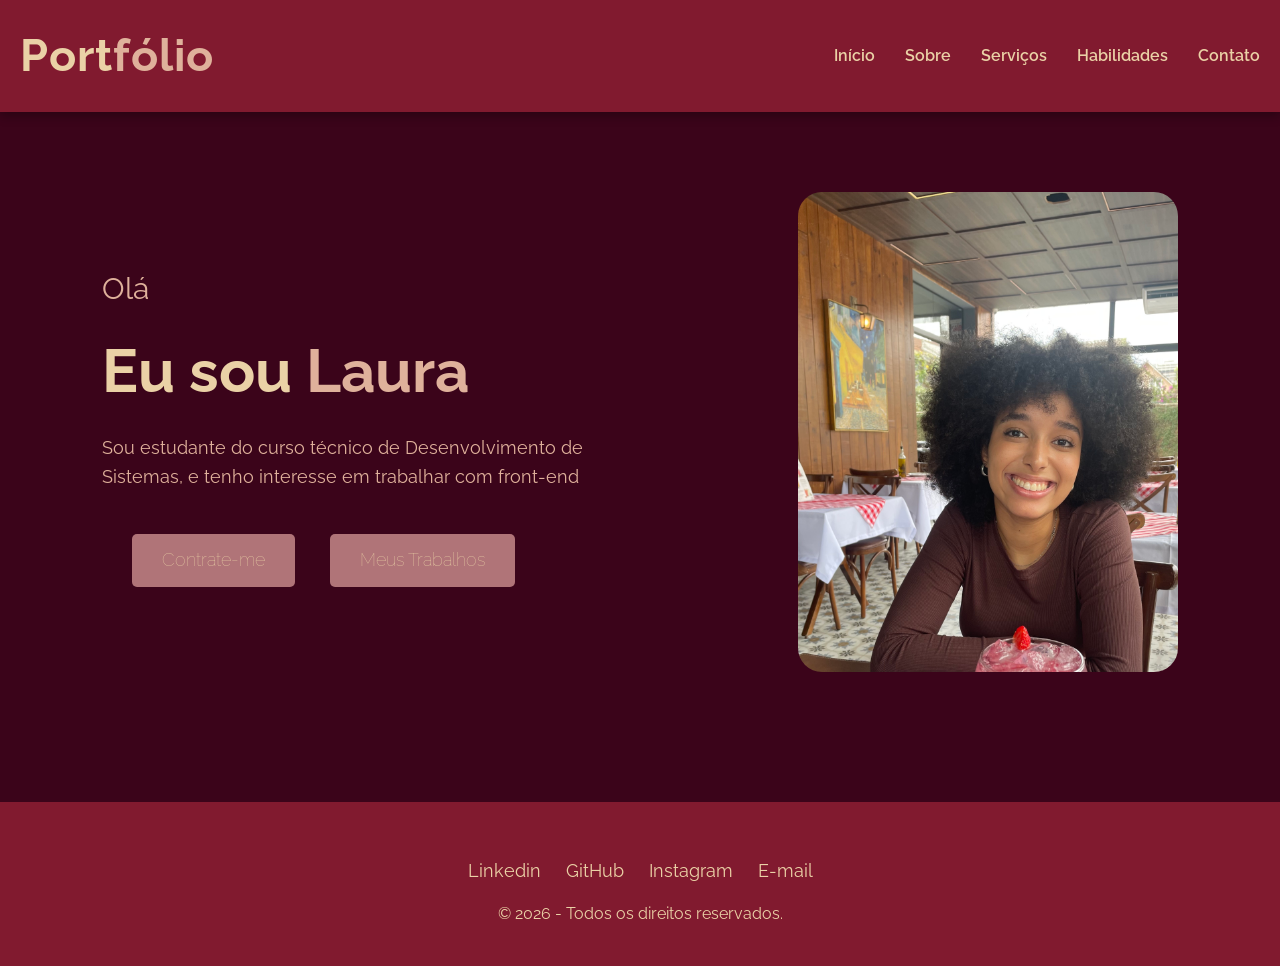
<file: Trabalho Portfólio/index.html>
<!DOCTYPE html>
<html lang="pt-BR">
<head>
    <meta charset="UTF-8">
    <meta name="viewport" content="width=device-width, initial-scale=1.0">
    <title>Minha primeira página</title>
    <link rel="stylesheet" href="./CSS/eusoufulana.css">
    <link href="https://fonts.googleapis.com/css2?family=Raleway:ital,wght@0,100..900;1,100..900&display=swap" rel="stylesheet">

</head>
<body>
    <header>
        <div class= "logotipo">Port<span>fólio</span></div> <!--logotipo do site-->
        <nav>
    <ul>
        <li><a href="index.html">Início</a></li>
        <li><a href="sobre.html">Sobre</a></li>
        <li><a href="servicos.html">Serviços</a></li>
        <li><a href="habilidades.html">Habilidades</a></li>
        <li><a href="contato.html">Contato</a></li>
    </ul>
</nav>
        </div>
    </header>
    <!--Seção principal de apresentação-->
    <main class="secao-principal">
        <div class="texto-apresentacao">
            <p class= "saudacao">Olá</p> <!--Saudação principal-->
            <h1>Eu sou <span> Laura</span></h1> <!--Nome em destaque-->
            <p> Sou estudante do curso técnico de Desenvolvimento de Sistemas, e tenho interesse em trabalhar com front-end</p>

            <div class="grupo-botoes">
    <a href="sobre.html" class="botao botao-contratar">Contrate-me</a> 
    
    <a href="servicos.html" class="botao botao-trabalhos">Meus Trabalhos</a> 
</div>
        </div>

        <!--Área da Imagem de perfil-->
   <!-- Container da foto -->
    <div class="foto-container">
  <img src="./Imagens/IMG_1648_Original.jpg" alt="Foto de Laura" class="foto" />
</div>
    </div>
    </main>

    <!--Rodapé do Site-->
     <footer>
        <div class="conteudo-rodape">
            <div class="navegacao-rodape">
                <a href="#">Linkedin</a>
                <a href="#">GitHub</a>
                <a href="#">Instagram</a>
                <a href="">E-mail</a>
            </div>
            </div>
            <p class="direitos-autorais">&copy; 2026 - Todos os direitos reservados.</p> <!-- Aviso legal -->
        </div>
    </footer>
    </body>
    </html>
</file>
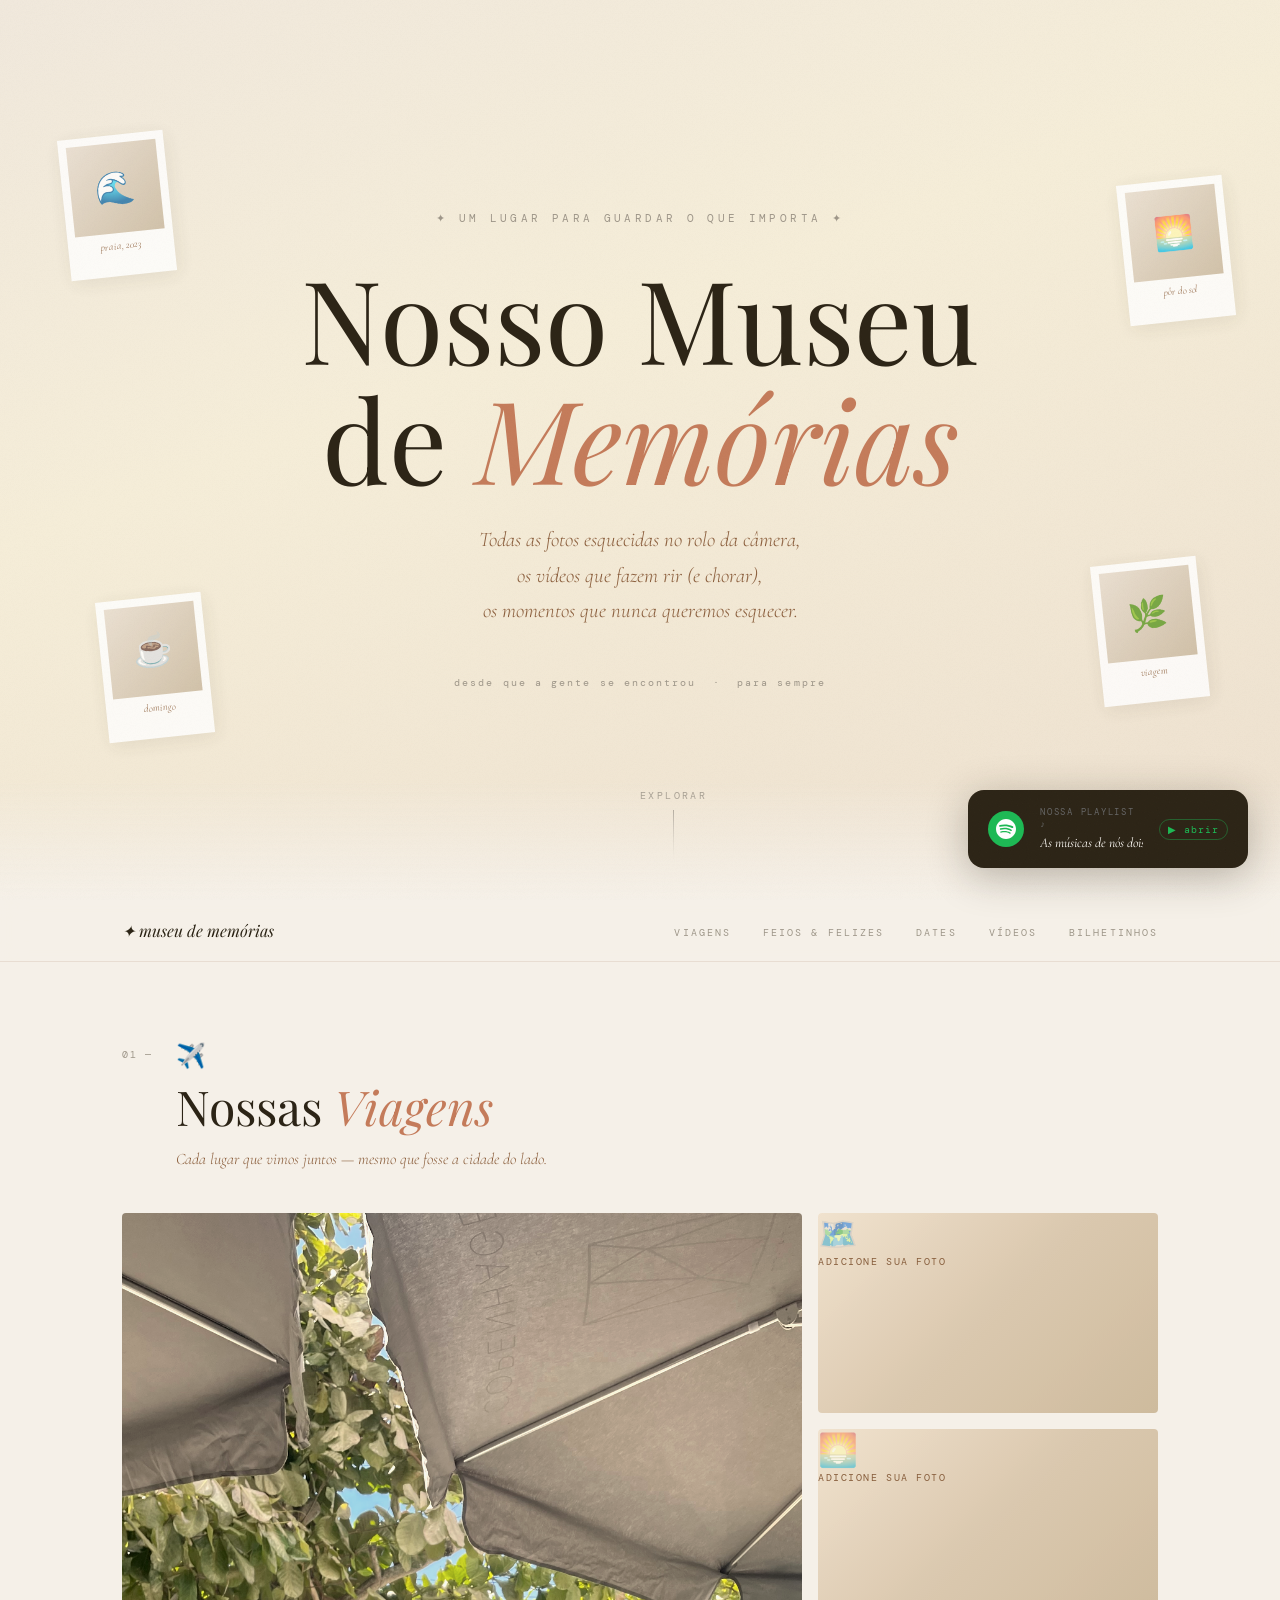
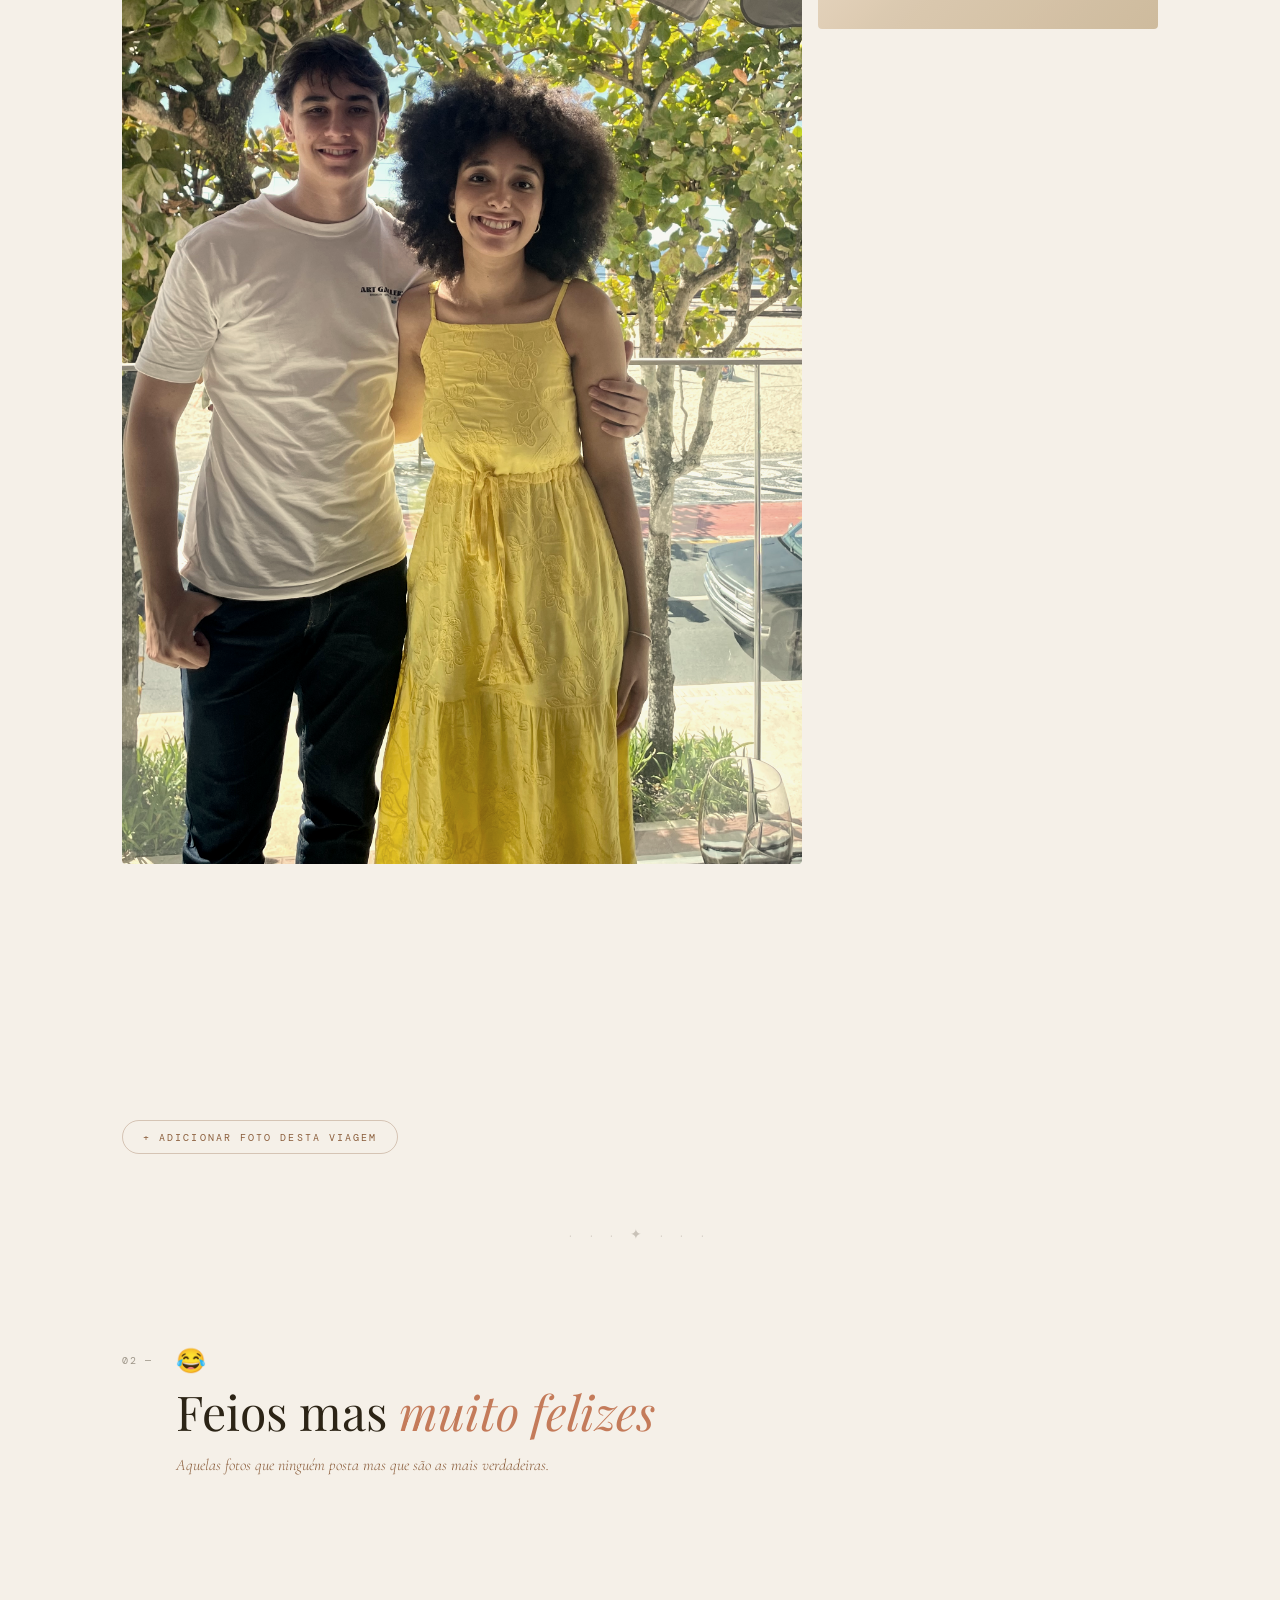
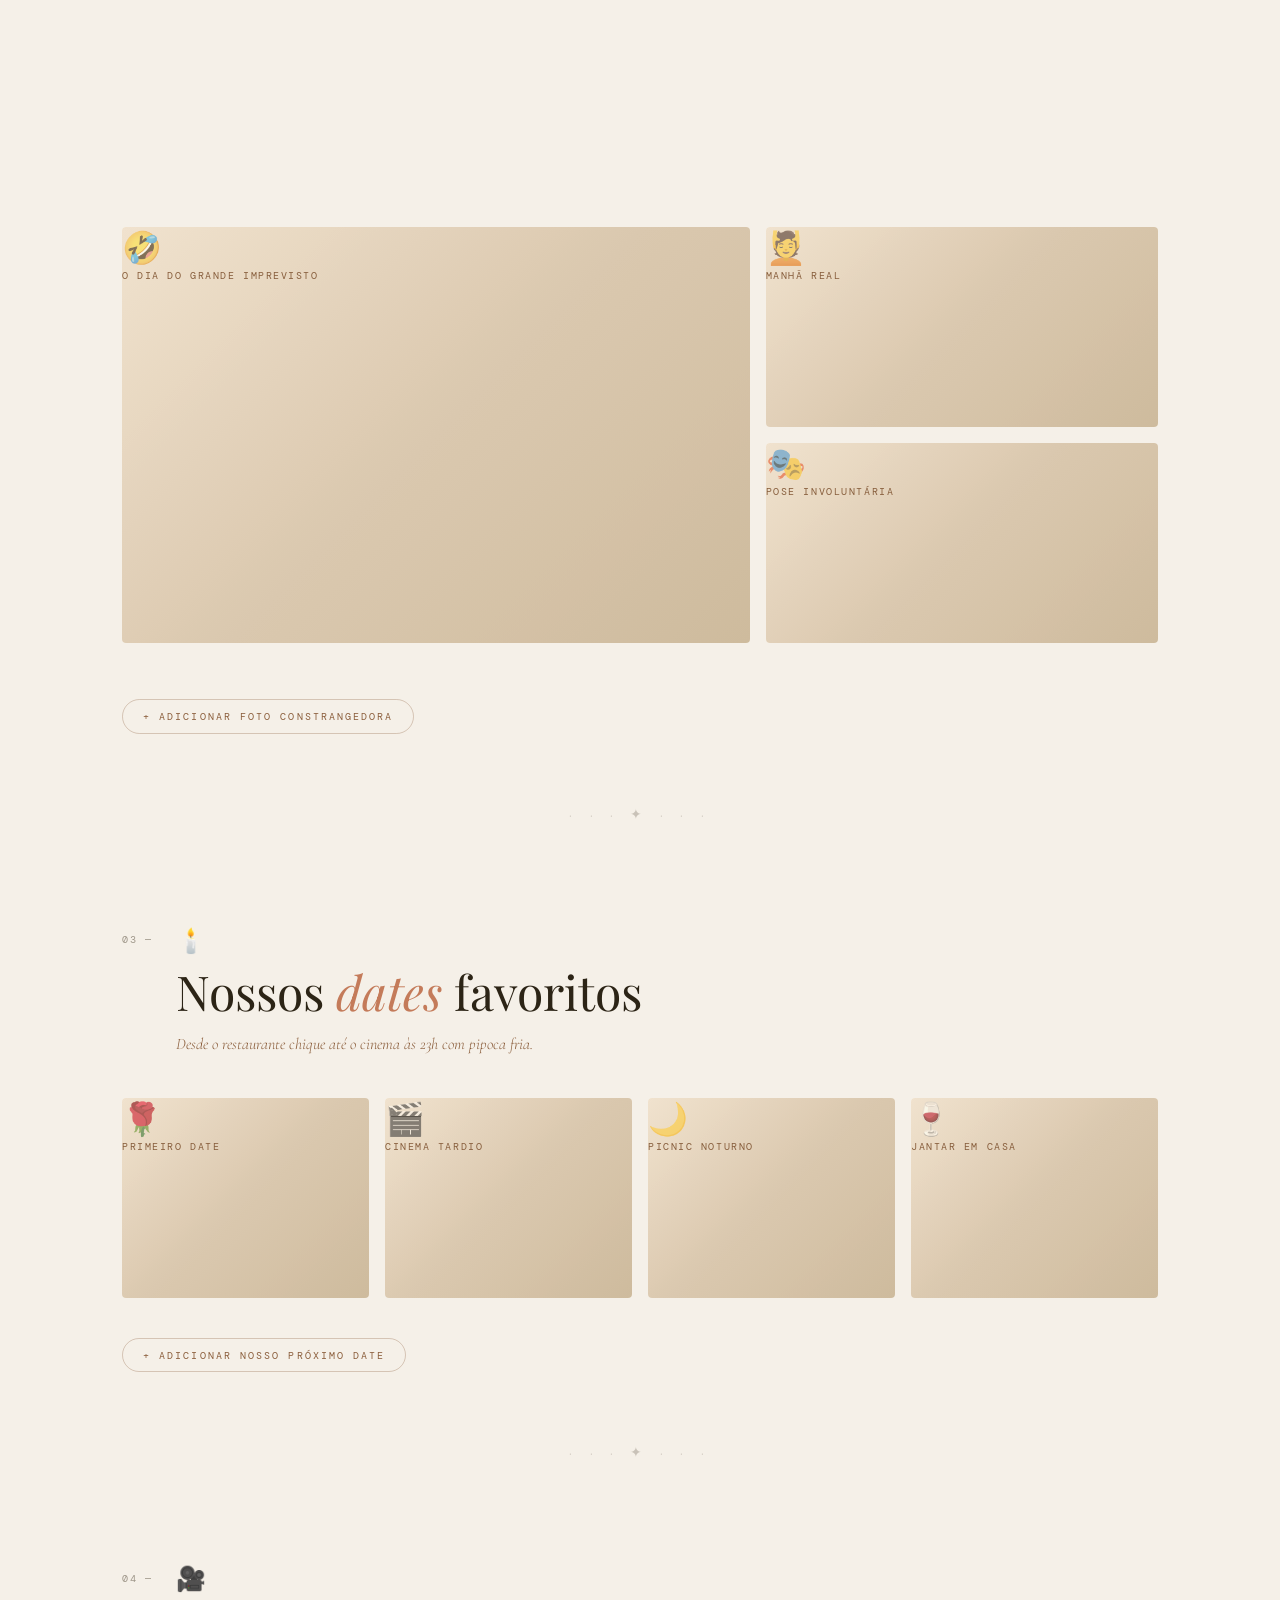
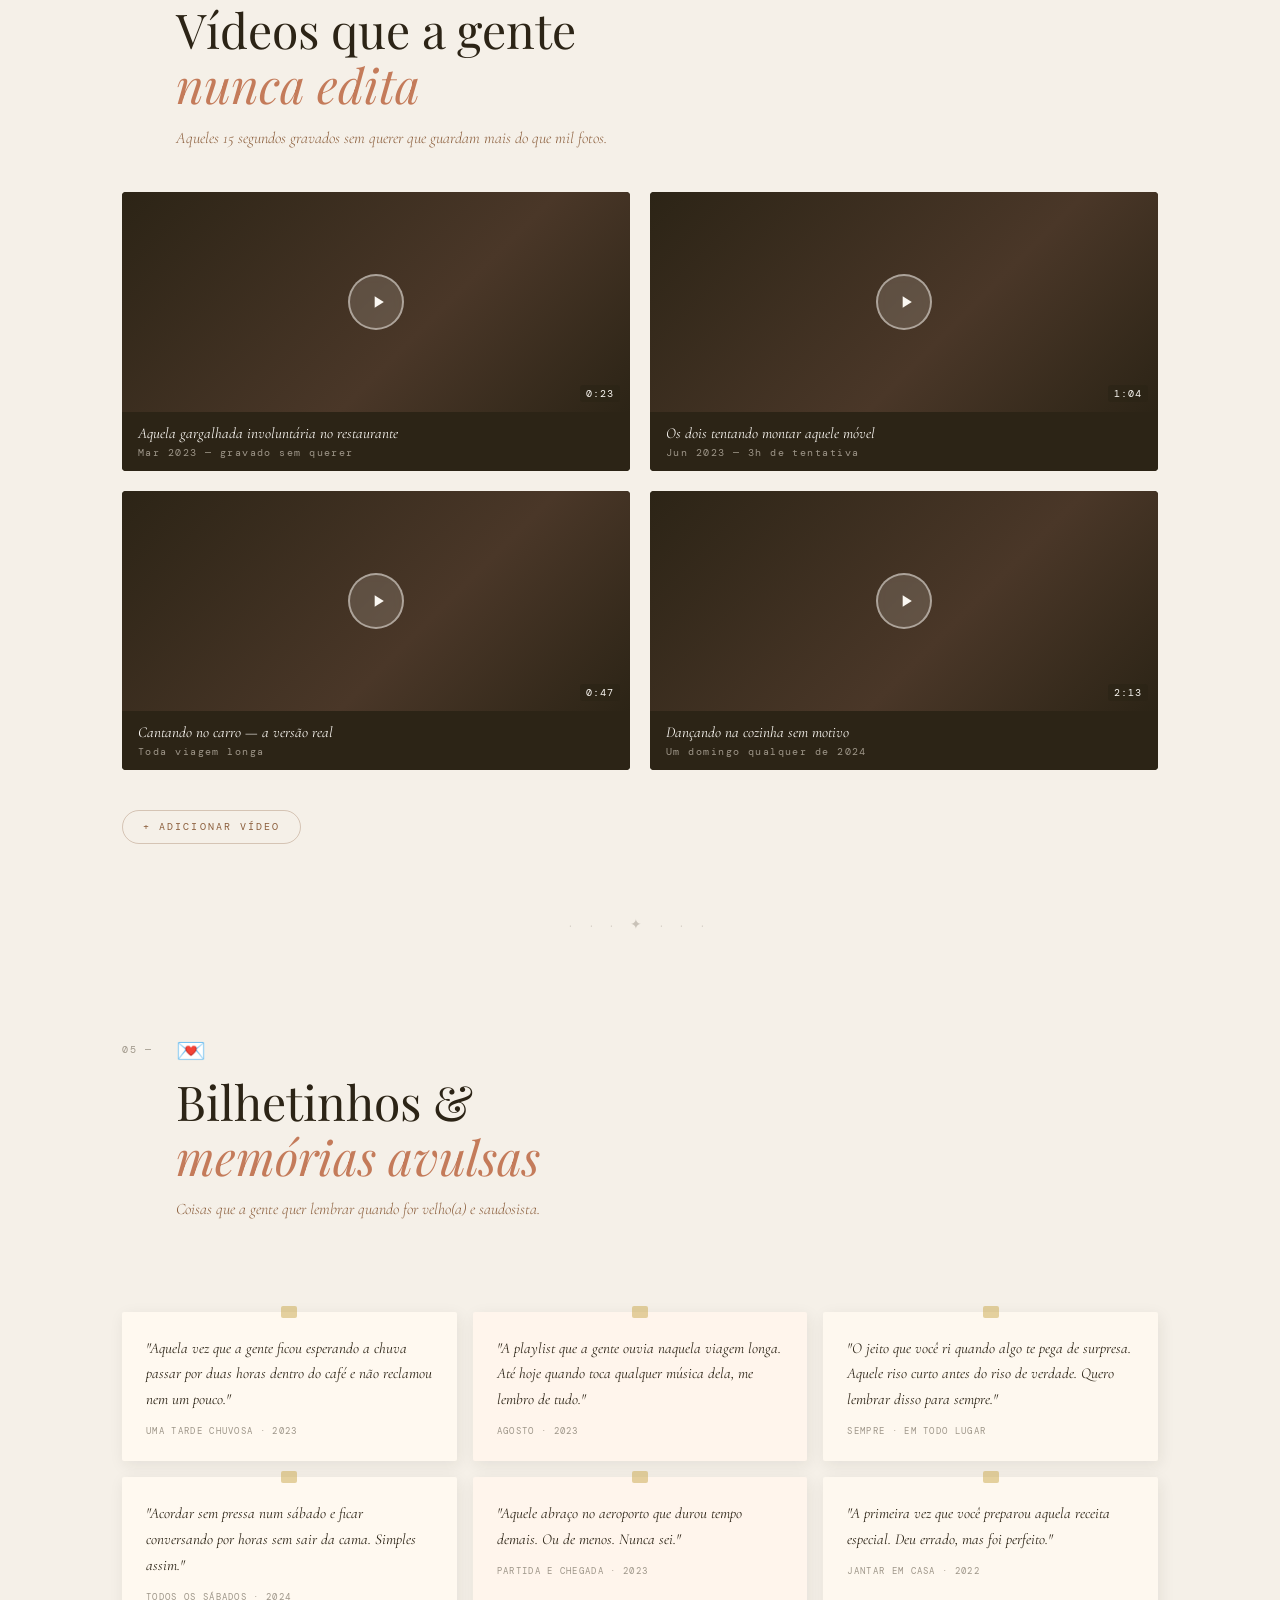
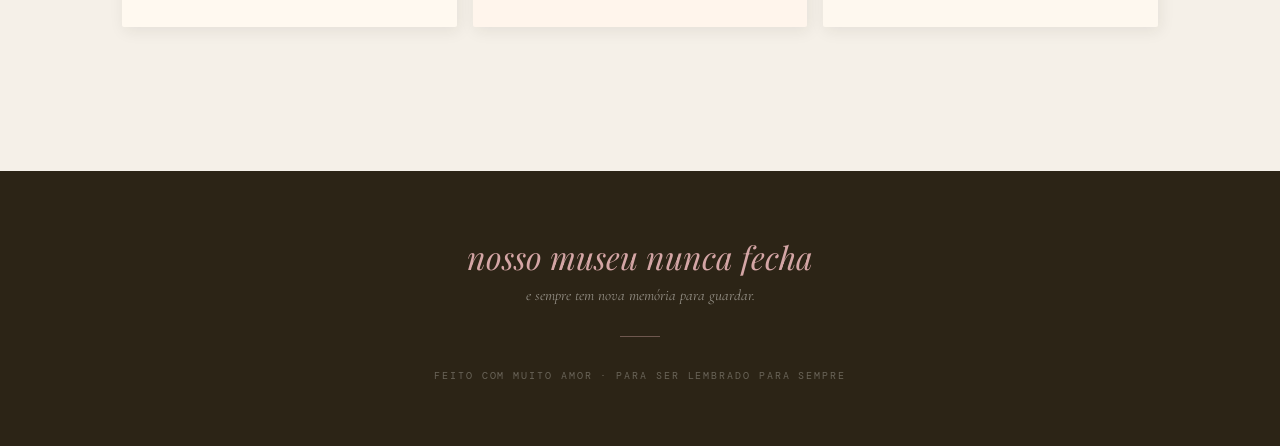
<file: 1ano1mes.html>
<!DOCTYPE html>
<html lang="pt-BR">
<head>
<meta charset="UTF-8">
<meta name="viewport" content="width=device-width, initial-scale=1.0">
<title>Nosso Museu de Memórias ✦</title>
<link href="https://fonts.googleapis.com/css2?family=Playfair+Display:ital,wght@0,400;0,700;1,400;1,700&family=Cormorant+Garamond:ital,wght@0,300;0,400;1,300;1,400&family=DM+Mono:wght@300;400&display=swap" rel="stylesheet">

<style>
  :root {
    --cream: #F5F0E8;
    --warm-white: #FAF7F2;
    --dusty-rose: #D4A5A5;
    --terracotta: #C47B5A;
    --deep-wine: #6B2D3E;
    --warm-brown: #8B5E3C;
    --gold: #C9A84C;
    --sage: #7A8C6E;
    --charcoal: #2C2416;
    --soft-gray: #9E9689;
    --film-grain: url("data:image/svg+xml,%3Csvg viewBox='0 0 256 256' xmlns='http://www.w3.org/2000/svg'%3E%3Cfilter id='noise'%3E%3CfeTurbulence type='fractalNoise' baseFrequency='0.9' numOctaves='4' stitchTiles='stitch'/%3E%3C/filter%3E%3Crect width='100%25' height='100%25' filter='url(%23noise)' opacity='0.04'/%3E%3C/svg%3E");
  }

  * { margin: 0; padding: 0; box-sizing: border-box; }

  html { scroll-behavior: smooth; }

  body {
    background-color: var(--cream);
    color: var(--charcoal);
    font-family: 'Cormorant Garamond', serif;
    overflow-x: hidden;
    cursor: default;
  }

  /* === GRAIN OVERLAY === */
  body::before {
    content: '';
    position: fixed;
    inset: 0;
    background-image: var(--film-grain);
    background-size: 256px 256px;
    pointer-events: none;
    z-index: 9999;
    opacity: 0.5;
  }

  /* === HERO === */
  .hero {
    min-height: 100vh;
    display: flex;
    flex-direction: column;
    align-items: center;
    justify-content: center;
    text-align: center;
    padding: 4rem 2rem;
    position: relative;
    background: linear-gradient(160deg, #F0E8DC 0%, #F5EDD8 40%, #EDE0CF 100%);
    overflow: hidden;
  }

  .hero::after {
    content: '';
    position: absolute;
    bottom: 0; left: 0; right: 0;
    height: 120px;
    background: linear-gradient(to bottom, transparent, var(--cream));
  }

  .hero-eyebrow {
    font-family: 'DM Mono', monospace;
    font-size: 0.7rem;
    letter-spacing: 0.3em;
    text-transform: uppercase;
    color: var(--soft-gray);
    margin-bottom: 2rem;
    opacity: 0;
    animation: fadeUp 0.8s ease forwards 0.2s;
  }

  .hero-title {
    font-family: 'Playfair Display', serif;
    font-size: clamp(3rem, 9vw, 7.5rem);
    font-weight: 400;
    line-height: 1.05;
    color: var(--charcoal);
    opacity: 0;
    animation: fadeUp 1s ease forwards 0.4s;
  }

  .hero-title em {
    font-style: italic;
    color: var(--terracotta);
  }

  .hero-subtitle {
    font-size: clamp(1rem, 2.2vw, 1.3rem);
    font-weight: 300;
    font-style: italic;
    color: var(--warm-brown);
    margin-top: 1.5rem;
    max-width: 500px;
    line-height: 1.7;
    opacity: 0;
    animation: fadeUp 1s ease forwards 0.7s;
  }

  .hero-date {
    font-family: 'DM Mono', monospace;
    font-size: 0.65rem;
    letter-spacing: 0.2em;
    color: var(--soft-gray);
    margin-top: 3rem;
    opacity: 0;
    animation: fadeUp 0.8s ease forwards 1s;
  }

  .scroll-hint {
    position: absolute;
    bottom: 2.5rem;
    left: 50%;
    transform: translateX(-50%);
    display: flex;
    flex-direction: column;
    align-items: center;
    gap: 0.5rem;
    opacity: 0;
    animation: fadeUp 0.8s ease forwards 1.3s;
  }

  .scroll-hint span {
    font-family: 'DM Mono', monospace;
    font-size: 0.6rem;
    letter-spacing: 0.25em;
    text-transform: uppercase;
    color: var(--soft-gray);
  }

  .scroll-line {
    width: 1px;
    height: 50px;
    background: linear-gradient(to bottom, var(--soft-gray), transparent);
    animation: scrollPulse 2s ease-in-out infinite;
  }

  /* === SPOTIFY PLAYER === */
  .spotify-bar {
    position: fixed;
    bottom: 2rem;
    right: 2rem;
    z-index: 100;
    background: var(--charcoal);
    border-radius: 16px;
    padding: 1rem 1.25rem;
    display: flex;
    align-items: center;
    gap: 1rem;
    box-shadow: 0 8px 40px rgba(44,36,22,0.3);
    cursor: pointer;
    transition: transform 0.3s ease;
    max-width: 280px;
  }

  .spotify-bar:hover { transform: translateY(-3px); }

  .spotify-icon {
    width: 36px;
    height: 36px;
    background: #1DB954;
    border-radius: 50%;
    display: flex;
    align-items: center;
    justify-content: center;
    flex-shrink: 0;
  }

  .spotify-icon svg { width: 20px; height: 20px; fill: white; }

  .spotify-info { flex: 1; overflow: hidden; }

  .spotify-label {
    font-family: 'DM Mono', monospace;
    font-size: 0.55rem;
    letter-spacing: 0.2em;
    text-transform: uppercase;
    color: #666;
    display: block;
    margin-bottom: 2px;
  }

  .spotify-song {
    font-family: 'Cormorant Garamond', serif;
    font-size: 0.85rem;
    color: var(--warm-white);
    white-space: nowrap;
    overflow: hidden;
    text-overflow: ellipsis;
    font-style: italic;
  }

  .spotify-toggle {
    font-family: 'DM Mono', monospace;
    font-size: 0.6rem;
    letter-spacing: 0.1em;
    color: #1DB954;
    background: none;
    border: 1px solid rgba(29,185,84,0.4);
    border-radius: 20px;
    padding: 3px 8px;
    cursor: pointer;
    white-space: nowrap;
    transition: all 0.2s;
  }

  .spotify-toggle:hover { background: rgba(29,185,84,0.1); }

  /* === NAV === */
  nav {
    position: sticky;
    top: 0;
    z-index: 50;
    background: rgba(245,240,232,0.92);
    backdrop-filter: blur(12px);
    border-bottom: 1px solid rgba(139,94,60,0.12);
    padding: 1.25rem 0;
  }

  .nav-inner {
    max-width: 1100px;
    margin: 0 auto;
    padding: 0 2rem;
    display: flex;
    align-items: center;
    justify-content: space-between;
    gap: 1rem;
  }

  .nav-logo {
    font-family: 'Playfair Display', serif;
    font-size: 1rem;
    font-style: italic;
    color: var(--charcoal);
    text-decoration: none;
  }

  .nav-links {
    display: flex;
    gap: 2rem;
    list-style: none;
    flex-wrap: wrap;
  }

  .nav-links a {
    font-family: 'DM Mono', monospace;
    font-size: 0.65rem;
    letter-spacing: 0.2em;
    text-transform: uppercase;
    color: var(--soft-gray);
    text-decoration: none;
    transition: color 0.2s;
  }

  .nav-links a:hover { color: var(--terracotta); }

  /* === MAIN === */
  main { max-width: 1100px; margin: 0 auto; padding: 0 2rem; }

  /* === SECTION HEADER === */
  .section-header {
    padding: 5rem 0 2.5rem;
    border-top: 1px solid rgba(139,94,60,0.15);
    display: grid;
    grid-template-columns: auto 1fr;
    gap: 1.5rem;
    align-items: start;
  }

  .section-header:first-of-type { border-top: none; }

  .section-number {
    font-family: 'DM Mono', monospace;
    font-size: 0.65rem;
    letter-spacing: 0.15em;
    color: var(--soft-gray);
    padding-top: 0.4rem;
  }

  .section-title-group {}

  .section-emoji {
    font-size: 1.5rem;
    display: block;
    margin-bottom: 0.5rem;
  }

  .section-title {
    font-family: 'Playfair Display', serif;
    font-size: clamp(1.8rem, 4vw, 3rem);
    font-weight: 400;
    color: var(--charcoal);
    line-height: 1.15;
  }

  .section-title em { font-style: italic; color: var(--terracotta); }

  .section-desc {
    font-size: 1rem;
    font-weight: 300;
    font-style: italic;
    color: var(--warm-brown);
    margin-top: 0.75rem;
    line-height: 1.7;
  }

  /* === GALLERY GRIDS === */
  .gallery-grid {
    display: grid;
    gap: 1rem;
    margin-bottom: 1rem;
  }

  .gallery-grid.three-col {
    grid-template-columns: repeat(3, 1fr);
  }

  .gallery-grid.asymmetric {
    grid-template-columns: 1.6fr 1fr;
    grid-template-rows: auto auto;
  }

  .gallery-grid.horizontal {
    grid-template-columns: 1fr 1fr 1fr 1fr;
  }

  .gallery-grid.featured {
    grid-template-columns: 2fr 1fr;
  }

  .gallery-grid.mosaic {
    grid-template-columns: 1fr 1fr 1fr;
    grid-template-rows: 200px 200px;
  }

  /* === PHOTO CARD === */
  .photo-card {
    position: relative;
    overflow: hidden;
    border-radius: 4px;
    background: var(--warm-white);
    cursor: pointer;
    group: true;
  }

  .photo-card::before {
    content: '';
    position: absolute;
    inset: 0;
    background: linear-gradient(
      to bottom,
      transparent 50%,
      rgba(44,36,22,0.6) 100%
    );
    z-index: 1;
    opacity: 0;
    transition: opacity 0.4s ease;
  }

  .photo-card:hover::before { opacity: 1; }

  .photo-card img, .photo-card .photo-placeholder {
    width: 100%;
    height: 100%;
    object-fit: cover;
    display: block;
    transition: transform 0.6s ease;
    filter: sepia(15%) contrast(1.05) brightness(0.97);
  }

  .photo-card:hover img,
  .photo-card:hover .photo-placeholder { transform: scale(1.05); }

  .photo-placeholder {
    background: linear-gradient(135deg, #E8DDD0 0%, #D4C4B0 50%, #C9B89E 100%);
    display: flex;
    flex-direction: column;
    align-items: center;
    justify-content: center;
    gap: 0.5rem;
    color: var(--warm-brown);
    font-family: 'DM Mono', monospace;
    font-size: 0.65rem;
    letter-spacing: 0.15em;
    text-transform: uppercase;
    min-height: 200px;
  }

  .photo-placeholder .ph-icon {
    font-size: 2rem;
    opacity: 0.6;
  }

  .photo-caption {
    position: absolute;
    bottom: 0; left: 0; right: 0;
    z-index: 2;
    padding: 1.5rem 1rem 0.75rem;
    transform: translateY(100%);
    transition: transform 0.4s ease;
  }

  .photo-card:hover .photo-caption { transform: translateY(0); }

  .photo-caption-text {
    font-family: 'Cormorant Garamond', serif;
    font-size: 0.85rem;
    font-style: italic;
    color: var(--warm-white);
    line-height: 1.4;
  }

  .photo-caption-date {
    font-family: 'DM Mono', monospace;
    font-size: 0.55rem;
    letter-spacing: 0.15em;
    color: rgba(250,247,242,0.6);
    margin-top: 0.25rem;
  }

  /* Span helpers */
  .span-2 { grid-column: span 2; }
  .span-row-2 { grid-row: span 2; }

  /* Heights for placeholders */
  .h-300 { min-height: 300px; }
  .h-250 { min-height: 250px; }
  .h-200 { min-height: 200px; }
  .h-180 { min-height: 180px; }
  .h-160 { min-height: 160px; }

  /* === POLAROID STYLE === */
  .polaroid-row {
    display: flex;
    gap: 1.5rem;
    flex-wrap: wrap;
    margin-bottom: 2rem;
    padding: 1rem 0;
  }

  .polaroid {
    background: white;
    padding: 0.75rem 0.75rem 2.5rem;
    box-shadow: 2px 4px 20px rgba(44,36,22,0.12);
    transform: rotate(-2deg);
    transition: transform 0.3s ease, box-shadow 0.3s ease;
    flex: 1;
    min-width: 160px;
    max-width: 220px;
    cursor: pointer;
  }

  .polaroid:nth-child(2) { transform: rotate(1.5deg); }
  .polaroid:nth-child(3) { transform: rotate(-0.5deg); }
  .polaroid:nth-child(4) { transform: rotate(2deg); }
  .polaroid:nth-child(5) { transform: rotate(-1deg); }

  .polaroid:hover {
    transform: rotate(0deg) scale(1.05);
    box-shadow: 4px 8px 30px rgba(44,36,22,0.2);
    z-index: 10;
  }

  .polaroid .polaroid-img {
    width: 100%;
    aspect-ratio: 1;
    object-fit: cover;
    display: block;
    filter: sepia(20%) contrast(1.05);
  }

  .polaroid .polaroid-placeholder {
    width: 100%;
    aspect-ratio: 1;
    background: linear-gradient(135deg, #E8DDD0, #C9B89E);
    display: flex;
    align-items: center;
    justify-content: center;
    font-size: 2rem;
    opacity: 0.7;
  }

  .polaroid-label {
    font-family: 'Cormorant Garamond', serif;
    font-size: 0.8rem;
    font-style: italic;
    color: var(--warm-brown);
    text-align: center;
    margin-top: 0.75rem;
    display: block;
    line-height: 1.3;
  }

  /* === VIDEO SECTION === */
  .video-grid {
    display: grid;
    grid-template-columns: repeat(2, 1fr);
    gap: 1.25rem;
    margin-bottom: 1rem;
  }

  .video-card {
    position: relative;
    border-radius: 4px;
    overflow: hidden;
    background: var(--charcoal);
    cursor: pointer;
  }

  .video-thumb {
    width: 100%;
    min-height: 220px;
    background: linear-gradient(135deg, #2C2416 0%, #4A3728 60%, #2C2416 100%);
    display: flex;
    align-items: center;
    justify-content: center;
    position: relative;
  }

  .video-play-btn {
    width: 56px;
    height: 56px;
    background: rgba(250,247,242,0.15);
    border: 2px solid rgba(250,247,242,0.5);
    border-radius: 50%;
    display: flex;
    align-items: center;
    justify-content: center;
    transition: all 0.3s ease;
    backdrop-filter: blur(4px);
  }

  .video-card:hover .video-play-btn {
    background: rgba(250,247,242,0.25);
    transform: scale(1.1);
  }

  .video-play-btn svg {
    width: 20px;
    height: 20px;
    fill: var(--warm-white);
    margin-left: 3px;
  }

  .video-label {
    padding: 0.75rem 1rem;
    background: var(--charcoal);
  }

  .video-title {
    font-family: 'Cormorant Garamond', serif;
    font-size: 0.95rem;
    font-style: italic;
    color: var(--warm-white);
  }

  .video-date {
    font-family: 'DM Mono', monospace;
    font-size: 0.6rem;
    letter-spacing: 0.15em;
    color: var(--soft-gray);
    margin-top: 0.25rem;
  }

  .video-duration {
    position: absolute;
    bottom: 10px;
    right: 10px;
    background: rgba(44,36,22,0.7);
    color: var(--warm-white);
    font-family: 'DM Mono', monospace;
    font-size: 0.6rem;
    letter-spacing: 0.1em;
    padding: 2px 6px;
    border-radius: 3px;
  }

  /* === QUOTES SECTION === */
  .memories-wall {
    display: grid;
    grid-template-columns: repeat(3, 1fr);
    gap: 1rem;
    padding: 3rem 0 5rem;
  }

  .memory-note {
    background: #FFF9F0;
    padding: 1.5rem;
    border-radius: 2px;
    box-shadow: 2px 4px 16px rgba(44,36,22,0.08);
    transform: rotate(-1deg);
    transition: transform 0.3s ease;
    position: relative;
  }

  .memory-note:nth-child(2) { transform: rotate(0.8deg); background: #FFF5EC; }
  .memory-note:nth-child(3) { transform: rotate(-0.5deg); background: #FEF8EF; }
  .memory-note:nth-child(4) { transform: rotate(1.2deg); background: #FFF9F0; }
  .memory-note:nth-child(5) { transform: rotate(-0.7deg); background: #FFF5EC; }
  .memory-note:nth-child(6) { transform: rotate(0.3deg); background: #FEF8EF; }

  .memory-note:hover { transform: rotate(0deg) translateY(-4px); }

  .memory-note::before {
    content: '';
    position: absolute;
    top: -6px;
    left: 50%;
    transform: translateX(-50%);
    width: 16px;
    height: 12px;
    background: rgba(201,168,76,0.5);
    border-radius: 2px;
  }

  .memory-text {
    font-family: 'Cormorant Garamond', serif;
    font-size: 0.95rem;
    line-height: 1.7;
    color: var(--charcoal);
    font-style: italic;
  }

  .memory-date {
    font-family: 'DM Mono', monospace;
    font-size: 0.55rem;
    letter-spacing: 0.15em;
    color: var(--soft-gray);
    margin-top: 0.75rem;
    text-transform: uppercase;
  }

  /* === FOOTER === */
  footer {
    background: var(--charcoal);
    color: var(--warm-white);
    text-align: center;
    padding: 4rem 2rem;
    margin-top: 4rem;
  }

  .footer-title {
    font-family: 'Playfair Display', serif;
    font-size: 2rem;
    font-style: italic;
    color: var(--dusty-rose);
    margin-bottom: 0.5rem;
  }

  .footer-sub {
    font-family: 'Cormorant Garamond', serif;
    font-size: 0.95rem;
    color: rgba(250,247,242,0.5);
    font-style: italic;
  }

  .footer-line {
    width: 40px;
    height: 1px;
    background: var(--dusty-rose);
    margin: 2rem auto;
    opacity: 0.4;
  }

  .footer-mono {
    font-family: 'DM Mono', monospace;
    font-size: 0.6rem;
    letter-spacing: 0.2em;
    text-transform: uppercase;
    color: rgba(250,247,242,0.3);
  }

  /* === LIGHTBOX === */
  .lightbox {
    position: fixed;
    inset: 0;
    background: rgba(44,36,22,0.95);
    z-index: 1000;
    display: none;
    align-items: center;
    justify-content: center;
    padding: 2rem;
    backdrop-filter: blur(8px);
  }

  .lightbox.open { display: flex; }

  .lightbox-inner {
    max-width: 700px;
    width: 100%;
    text-align: center;
    animation: fadeUp 0.4s ease;
  }

  .lightbox-inner .photo-placeholder,
  .lightbox-inner img {
    width: 100%;
    max-height: 70vh;
    object-fit: contain;
    border-radius: 4px;
  }

  .lightbox-caption {
    font-family: 'Cormorant Garamond', serif;
    font-size: 1.1rem;
    font-style: italic;
    color: var(--warm-white);
    margin-top: 1.5rem;
    line-height: 1.6;
  }

  .lightbox-close {
    position: absolute;
    top: 1.5rem;
    right: 1.5rem;
    background: none;
    border: 1px solid rgba(250,247,242,0.3);
    color: var(--warm-white);
    font-family: 'DM Mono', monospace;
    font-size: 0.65rem;
    letter-spacing: 0.2em;
    padding: 0.4rem 0.8rem;
    cursor: pointer;
    border-radius: 20px;
    transition: all 0.2s;
  }

  .lightbox-close:hover { background: rgba(250,247,242,0.1); }

  /* === DIVIDER === */
  .ornament-divider {
    text-align: center;
    color: var(--soft-gray);
    font-size: 0.9rem;
    letter-spacing: 0.5em;
    padding: 1.5rem 0;
    opacity: 0.5;
  }

  /* === ANIMATIONS === */
  @keyframes fadeUp {
    from { opacity: 0; transform: translateY(24px); }
    to   { opacity: 1; transform: translateY(0); }
  }

  @keyframes scrollPulse {
    0%, 100% { opacity: 0.5; transform: scaleY(1); }
    50%       { opacity: 1;   transform: scaleY(1.2); }
  }

  /* === SPOTIFY EMBED PANEL === */
  .spotify-panel {
    position: fixed;
    bottom: 6.5rem;
    right: 2rem;
    z-index: 99;
    width: 300px;
    border-radius: 16px;
    overflow: hidden;
    box-shadow: 0 16px 60px rgba(44,36,22,0.35);
    display: none;
    animation: fadeUp 0.3s ease;
  }

  .spotify-panel.open { display: block; }

  /* === RESPONSIVE === */
  @media (max-width: 768px) {
    .gallery-grid.three-col { grid-template-columns: 1fr 1fr; }
    .gallery-grid.horizontal { grid-template-columns: 1fr 1fr; }
    .gallery-grid.featured { grid-template-columns: 1fr; }
    .gallery-grid.asymmetric { grid-template-columns: 1fr; }
    .video-grid { grid-template-columns: 1fr; }
    .memories-wall { grid-template-columns: 1fr 1fr; }
    .polaroid-row { justify-content: center; }
    .nav-links { display: none; }
    .spotify-bar { max-width: 200px; }
    .section-header { grid-template-columns: 1fr; gap: 0.5rem; }
  }

  @media (max-width: 480px) {
    .gallery-grid.three-col { grid-template-columns: 1fr; }
    .memories-wall { grid-template-columns: 1fr; }
  }

  /* === ADD PHOTO UPLOAD BUTTON === */
  .add-photo-btn {
    display: inline-flex;
    align-items: center;
    gap: 0.5rem;
    background: transparent;
    border: 1px solid rgba(139,94,60,0.3);
    color: var(--warm-brown);
    font-family: 'DM Mono', monospace;
    font-size: 0.65rem;
    letter-spacing: 0.2em;
    text-transform: uppercase;
    padding: 0.6rem 1.25rem;
    border-radius: 30px;
    cursor: pointer;
    transition: all 0.3s ease;
    margin: 1.5rem 0 3rem;
  }

  .add-photo-btn:hover {
    background: var(--warm-brown);
    color: var(--cream);
    border-color: var(--warm-brown);
  }

  /* === HERO FLOATING POLAROIDS === */
  .hero-floaters {
    position: absolute;
    inset: 0;
    pointer-events: none;
  }

  .floater {
    position: absolute;
    background: white;
    padding: 0.5rem 0.5rem 1.5rem;
    box-shadow: 2px 4px 20px rgba(44,36,22,0.1);
    opacity: 0;
    animation: floatIn 1s ease forwards;
  }

  .floater-1 { top: 15%; left: 5%; transform: rotate(-6deg); animation-delay: 0.6s; }
  .floater-2 { top: 20%; right: 4%; transform: rotate(5deg); animation-delay: 0.9s; }
  .floater-3 { bottom: 18%; left: 8%; transform: rotate(3deg); animation-delay: 1.1s; }
  .floater-4 { bottom: 22%; right: 6%; transform: rotate(-4deg); animation-delay: 1.3s; }

  .floater-inner {
    width: 90px;
    height: 90px;
    background: linear-gradient(135deg, #E8DDD0, #C9B89E);
    display: flex;
    align-items: center;
    justify-content: center;
    font-size: 2rem;
  }

  .floater-text {
    font-family: 'Cormorant Garamond', serif;
    font-size: 0.65rem;
    color: var(--warm-brown);
    text-align: center;
    margin-top: 0.35rem;
    font-style: italic;
  }

  @keyframes floatIn {
    from { opacity: 0; transform: translateY(20px) rotate(var(--r, -6deg)); }
    to   { opacity: 0.8; transform: translateY(0) rotate(var(--r, -6deg)); }
  }

  @media (max-width: 768px) {
    .hero-floaters { display: none; }
  }

</style>
</head>
<body>

<!-- ===== LIGHTBOX ===== -->
<div class="lightbox" id="lightbox" onclick="closeLightbox(event)">
  <button class="lightbox-close" onclick="closeLightbox()">fechar ✕</button>
  <div class="lightbox-inner" id="lightbox-inner"></div>
</div>

<!-- ===== SPOTIFY PANEL ===== -->
<div class="spotify-panel" id="spotify-panel">
  <!-- Substitua o src pelo link do embed da sua playlist -->
  <iframe
    src="https://open.spotify.com/playlist/6XGQifM43EN1O6pCh8rk28?si=05cef962b4184254&pt=1ddae47036a09a256590bb8cbc8976e7"
    width="300" height="380" frameborder="0"
    allow="autoplay; clipboard-write; encrypted-media; fullscreen; picture-in-picture"
    loading="lazy">
  </iframe>
</div>

<!-- ===== SPOTIFY BAR ===== -->
<div class="spotify-bar" onclick="toggleSpotify()">
  <div class="spotify-icon">
    <svg viewBox="0 0 24 24" xmlns="http://www.w3.org/2000/svg">
      <path d="M12 0C5.4 0 0 5.4 0 12s5.4 12 12 12 12-5.4 12-12S18.66 0 12 0zm5.521 17.34c-.24.359-.66.48-1.021.24-2.82-1.74-6.36-2.101-10.561-1.141-.418.122-.779-.179-.899-.539-.12-.421.18-.78.54-.9 4.56-1.021 8.52-.6 11.64 1.32.42.18.479.659.301 1.02zm1.44-3.3c-.301.42-.841.6-1.262.3-3.239-1.98-8.159-2.58-11.939-1.38-.479.12-1.02-.12-1.14-.6-.12-.48.12-1.021.6-1.141C9.6 9.9 15 10.561 18.72 12.84c.361.181.54.78.241 1.2zm.12-3.36C15.24 8.4 8.82 8.16 5.16 9.301c-.6.179-1.2-.181-1.38-.721-.18-.601.18-1.2.72-1.381 4.26-1.26 11.28-1.02 15.721 1.621.539.3.719 1.02.419 1.56-.299.421-1.02.599-1.559.3z"/>
    </svg>
  </div>
  <div class="spotify-info">
    <span class="spotify-label">nossa playlist ♪</span>
    <span class="spotify-song">As músicas de nós dois</span>
  </div>
  <button class="spotify-toggle" onclick="event.stopPropagation(); toggleSpotify()">▶ abrir</button>
</div>

<!-- ===== HERO ===== -->
<section class="hero">
  <div class="hero-floaters">
    <div class="floater floater-1">
      <div class="floater-inner">🌊</div>
      <p class="floater-text">praia, 2023</p>
    </div>
    <div class="floater floater-2">
      <div class="floater-inner">🌅</div>
      <p class="floater-text">pôr do sol</p>
    </div>
    <div class="floater floater-3">
      <div class="floater-inner">☕</div>
      <p class="floater-text">domingo</p>
    </div>
    <div class="floater floater-4">
      <div class="floater-inner">🌿</div>
      <p class="floater-text">viagem</p>
    </div>
  </div>

  <p class="hero-eyebrow">✦ um lugar para guardar o que importa ✦</p>
  <h1 class="hero-title">Nosso Museu<br>de <em>Memórias</em></h1>
  <p class="hero-subtitle">
    Todas as fotos esquecidas no rolo da câmera,<br>
    os vídeos que fazem rir (e chorar),<br>
    os momentos que nunca queremos esquecer.
  </p>
  <p class="hero-date">desde que a gente se encontrou &nbsp;·&nbsp; para sempre</p>

  <div class="scroll-hint">
    <span>explorar</span>
    <div class="scroll-line"></div>
  </div>
</section>

<!-- ===== NAV ===== -->
<nav>
  <div class="nav-inner">
    <a href="#" class="nav-logo">✦ museu de memórias</a>
    <ul class="nav-links">
      <li><a href="#viagens">Viagens</a></li>
      <li><a href="#feios-felizes">Feios & Felizes</a></li>
      <li><a href="#dates">Dates</a></li>
      <li><a href="#videos">Vídeos</a></li>
      <li><a href="#bilhetinhos">Bilhetinhos</a></li>
    </ul>
  </div>
</nav>

<!-- ===== MAIN ===== -->
<main>

  <!-- ===== NOSSAS VIAGENS ===== -->
  <section id="viagens">
    <div class="section-header">
      <span class="section-number">01 —</span>
      <div class="section-title-group">
        <span class="section-emoji">✈️</span>
        <h2 class="section-title">Nossas <em>Viagens</em></h2>
        <p class="section-desc">Cada lugar que vimos juntos — mesmo que fosse a cidade do lado.</p>
      </div>
    </div>

    <!-- Grade principal -->
    <div class="gallery-grid featured">
      <div class="photo-card h-350" onclick="openLightbox('📍 Nossa primeira viagem juntos — descemos para BC e andamos de patinete na beira-mar', 'Janeiro 2023')">
        <div class="photo-placeholder h-350">
            <img src="IMG_2197_Original.jpg" alt="Nossa viagem" class="photo-img">
          <div class="ph-icon">🌊</div>
        </div>
        <div class="photo-caption">
          <p class="photo-caption-text">Primeira viagem — aquele hotel com vista pro mar</p>
          <p class="photo-caption-date">Jan 2023</p>
        </div>
      </div>
      <div style="display:flex; flex-direction:column; gap:1rem;">
        <div class="photo-card h-170" onclick="openLightbox('🗺️ Nos perdemos três vezes tentando chegar nesse restaurante. Valeu cada quilômetro.', 'Março 2023')">
          <div class="photo-placeholder h-170">
            <div class="ph-icon">🗺️</div>
            <span>adicione sua foto</span>
          </div>
          <div class="photo-caption">
            <p class="photo-caption-text">Nos perdemos três vezes para chegar aqui</p>
            <p class="photo-caption-date">Mar 2023</p>
          </div>
        </div>
        <div class="photo-card h-170" onclick="openLightbox('🌅 Esse pôr do sol foi tão bonito que a gente nem falou nada por uns minutos. Ficou só olhando.', 'Julho 2023')">
          <div class="photo-placeholder h-170">
            <div class="ph-icon">🌅</div>
            <span>adicione sua foto</span>
          </div>
          <div class="photo-caption">
            <p class="photo-caption-text">Ficamos em silêncio olhando esse pôr do sol</p>
            <p class="photo-caption-date">Jul 2023</p>
          </div>
        </div>
      </div>
    </div>

    <!-- Linha secundária -->
    <div class="gallery-grid three-col" style="margin-top:1rem;">
      <div class="photo-card h-200" onclick="openLightbox('🏖️ A praia no finzinho do dia, quando já não tem mais ninguém.', 'Dezembro 2023')">
        <div class="photo-placeholder h-200"><div class="ph-icon">🏖️</div><span>sua foto</span></div>
        <div class="photo-caption">
          <p class="photo-caption-text">A praia só para nós dois no finzinho do dia</p>
          <p class="photo-caption-date">Dez 2023</p>
        </div>
      </div>
      <div class="photo-card h-200" onclick="openLightbox('⛰️ Subida cansativa, mas a vista compensou tudo. E você ficou me esperando sem reclamar.', 'Fevereiro 2024')">
        <div class="photo-placeholder h-200"><div class="ph-icon">⛰️</div><span>sua foto</span></div>
        <div class="photo-caption">
          <p class="photo-caption-text">A subida mais cansativa — e a vista mais bonita</p>
          <p class="photo-caption-date">Fev 2024</p>
        </div>
      </div>
      <div class="photo-card h-200" onclick="openLightbox('🍝 Aquele restaurante pequenininho que encontramos por acaso. O melhor da viagem.', 'Maio 2024')">
        <div class="photo-placeholder h-200"><div class="ph-icon">🍝</div><span>sua foto</span></div>
        <div class="photo-caption">
          <p class="photo-caption-text">O restaurante pequenininho que encontramos por acaso</p>
          <p class="photo-caption-date">Mai 2024</p>
        </div>
      </div>
    </div>

    <button class="add-photo-btn" onclick="alert('Para adicionar fotos: substitua os elementos .photo-placeholder por tags <img> com suas fotos!')">
      + adicionar foto desta viagem
    </button>
  </section>

  <div class="ornament-divider">· · · ✦ · · ·</div>

  <!-- ===== FEIOS MAS FELIZES ===== -->
  <section id="feios-felizes">
    <div class="section-header">
      <span class="section-number">02 —</span>
      <div class="section-title-group">
        <span class="section-emoji">😂</span>
        <h2 class="section-title">Feios mas <em>muito felizes</em></h2>
        <p class="section-desc">Aquelas fotos que ninguém posta mas que são as mais verdadeiras.</p>
      </div>
    </div>

    <!-- Polaroids -->
    <div class="polaroid-row">
      <div class="polaroid" onclick="openLightbox('😂 Essa foto é horrível. E é uma das minhas favoritas.', 'Algum domingo aleatório')">
        <div class="polaroid-placeholder">😂</div>
        <span class="polaroid-label">domingo aleatório</span>
      </div>
      <div class="polaroid" onclick="openLightbox('🍕 Cara de pizza, olho meio fechado, sorriso largo. Perfeito.', 'Noite de pizza')">
        <div class="polaroid-placeholder">🍕</div>
        <span class="polaroid-label">noite de pizza</span>
      </div>
      <div class="polaroid" onclick="openLightbox('☀️ Aquele dia quente que a gente ficou parecendo tomate. Mas rindo muito.', 'Verão quente')">
        <div class="polaroid-placeholder">☀️</div>
        <span class="polaroid-label">verão quente</span>
      </div>
      <div class="polaroid" onclick="openLightbox('🌧️ Chuva, guarda-chuva quebrado, risos. Um dos melhores dias.', 'Chuva de surpresa')">
        <div class="polaroid-placeholder">🌧️</div>
        <span class="polaroid-label">chuva surpresa</span>
      </div>
      <div class="polaroid" onclick="openLightbox('😴 Os dois meio dormindo no sofá. Que momento.', 'Tarde preguiçosa')">
        <div class="polaroid-placeholder">😴</div>
        <span class="polaroid-label">tarde preguiçosa</span>
      </div>
    </div>

    <!-- Grade secundária -->
    <div class="gallery-grid asymmetric">
      <div class="photo-card h-280" onclick="openLightbox('🤣 Essa foto capturou o exato momento em que algo deu muito errado. E a gente não parou de rir por meia hora.', 'O dia do imprevisto')">
        <div class="photo-placeholder h-280"><div class="ph-icon">🤣</div><span>o dia do grande imprevisto</span></div>
        <div class="photo-caption">
          <p class="photo-caption-text">O exato momento em que tudo deu errado — mas a gente riu muito</p>
          <p class="photo-caption-date">Um dia inesquecível</p>
        </div>
      </div>
      <div style="display:flex; flex-direction:column; gap:1rem;">
        <div class="photo-card h-130" onclick="openLightbox('💆 Cara de saindo da cama, mas feliz. Essa é a cara real do amor.', 'Manhã de sábado')">
          <div class="photo-placeholder h-130"><div class="ph-icon">💆</div><span>manhã real</span></div>
          <div class="photo-caption">
            <p class="photo-caption-text">Saindo da cama — o amor real</p>
            <p class="photo-caption-date">Manhã qualquer</p>
          </div>
        </div>
        <div class="photo-card h-130" onclick="openLightbox('🎭 Essa merecia Oscar de pior foto tirada num bom momento.', 'Foto espontânea')">
          <div class="photo-placeholder h-130"><div class="ph-icon">🎭</div><span>pose involuntária</span></div>
          <div class="photo-caption">
            <p class="photo-caption-text">Oscar de pior foto tirada num ótimo momento</p>
            <p class="photo-caption-date">Sem data definida</p>
          </div>
        </div>
      </div>
    </div>

    <button class="add-photo-btn">+ adicionar foto constrangedora</button>
  </section>

  <div class="ornament-divider">· · · ✦ · · ·</div>

  <!-- ===== NOSSOS DATES ===== -->
  <section id="dates">
    <div class="section-header">
      <span class="section-number">03 —</span>
      <div class="section-title-group">
        <span class="section-emoji">🕯️</span>
        <h2 class="section-title">Nossos <em>dates</em> favoritos</h2>
        <p class="section-desc">Desde o restaurante chique até o cinema às 23h com pipoca fria.</p>
      </div>
    </div>

    <div class="gallery-grid horizontal">
      <div class="photo-card h-260" onclick="openLightbox('🌹 O primeiro date oficial. Eu estava nervoso(a) demais para comer direito.', 'Primeiro date')">
        <div class="photo-placeholder h-260"><div class="ph-icon">🌹</div><span>primeiro date</span></div>
        <div class="photo-caption">
          <p class="photo-caption-text">O primeiro date — nervoso(a) demais para comer</p>
          <p class="photo-caption-date">O começo de tudo</p>
        </div>
      </div>
      <div class="photo-card h-260" onclick="openLightbox('🎬 Cinema às 23h, pipoca fria, filme que a gente não assistiu direito porque ficou conversando.', 'Cinema tardio')">
        <div class="photo-placeholder h-260"><div class="ph-icon">🎬</div><span>cinema tardio</span></div>
        <div class="photo-caption">
          <p class="photo-caption-text">Cinema que virou só desculpa para estar junto</p>
          <p class="photo-caption-date">Uma quinta à noite</p>
        </div>
      </div>
      <div class="photo-card h-260" onclick="openLightbox('🌙 Picnic à noite no parque. Ideia maluca que ficou sendo uma das melhores memórias.', 'Picnic noturno')">
        <div class="photo-placeholder h-260"><div class="ph-icon">🌙</div><span>picnic noturno</span></div>
        <div class="photo-caption">
          <p class="photo-caption-text">Picnic noturno — ideia maluca, memória perfeita</p>
          <p class="photo-caption-date">Sexta inesquecível</p>
        </div>
      </div>
      <div class="photo-card h-260" onclick="openLightbox('🍷 Jantar em casa que ficou melhor que qualquer restaurante. Vocês dois cozinhando e se atrapalhando.', 'Jantar em casa')">
        <div class="photo-placeholder h-260"><div class="ph-icon">🍷</div><span>jantar em casa</span></div>
        <div class="photo-caption">
          <p class="photo-caption-text">Jantar em casa — melhor que qualquer restaurante</p>
          <p class="photo-caption-date">Sábado perfeito</p>
        </div>
      </div>
    </div>

    <button class="add-photo-btn">+ adicionar nosso próximo date</button>
  </section>

  <div class="ornament-divider">· · · ✦ · · ·</div>

  <!-- ===== VÍDEOS ===== -->
  <section id="videos">
    <div class="section-header">
      <span class="section-number">04 —</span>
      <div class="section-title-group">
        <span class="section-emoji">🎥</span>
        <h2 class="section-title">Vídeos que a gente<br><em>nunca edita</em></h2>
        <p class="section-desc">Aqueles 15 segundos gravados sem querer que guardam mais do que mil fotos.</p>
      </div>
    </div>

    <div class="video-grid">
      <div class="video-card">
        <div class="video-thumb">
          <div class="video-play-btn">
            <svg viewBox="0 0 24 24"><path d="M8 5v14l11-7z"/></svg>
          </div>
          <span class="video-duration">0:23</span>
        </div>
        <div class="video-label">
          <p class="video-title">Aquela gargalhada involuntária no restaurante</p>
          <p class="video-date">Mar 2023 — gravado sem querer</p>
        </div>
      </div>
      <div class="video-card">
        <div class="video-thumb">
          <div class="video-play-btn">
            <svg viewBox="0 0 24 24"><path d="M8 5v14l11-7z"/></svg>
          </div>
          <span class="video-duration">1:04</span>
        </div>
        <div class="video-label">
          <p class="video-title">Os dois tentando montar aquele móvel</p>
          <p class="video-date">Jun 2023 — 3h de tentativa</p>
        </div>
      </div>
      <div class="video-card">
        <div class="video-thumb">
          <div class="video-play-btn">
            <svg viewBox="0 0 24 24"><path d="M8 5v14l11-7z"/></svg>
          </div>
          <span class="video-duration">0:47</span>
        </div>
        <div class="video-label">
          <p class="video-title">Cantando no carro — a versão real</p>
          <p class="video-date">Toda viagem longa</p>
        </div>
      </div>
      <div class="video-card">
        <div class="video-thumb">
          <div class="video-play-btn">
            <svg viewBox="0 0 24 24"><path d="M8 5v14l11-7z"/></svg>
          </div>
          <span class="video-duration">2:13</span>
        </div>
        <div class="video-label">
          <p class="video-title">Dançando na cozinha sem motivo</p>
          <p class="video-date">Um domingo qualquer de 2024</p>
        </div>
      </div>
    </div>

    <button class="add-photo-btn">+ adicionar vídeo</button>
  </section>

  <div class="ornament-divider">· · · ✦ · · ·</div>

  <!-- ===== BILHETINHOS / MEMÓRIAS ===== -->
  <section id="bilhetinhos">
    <div class="section-header">
      <span class="section-number">05 —</span>
      <div class="section-title-group">
        <span class="section-emoji">💌</span>
        <h2 class="section-title">Bilhetinhos &<br><em>memórias avulsas</em></h2>
        <p class="section-desc">Coisas que a gente quer lembrar quando for velho(a) e saudosista.</p>
      </div>
    </div>

    <div class="memories-wall">
      <div class="memory-note">
        <p class="memory-text">"Aquela vez que a gente ficou esperando a chuva passar por duas horas dentro do café e não reclamou nem um pouco."</p>
        <p class="memory-date">uma tarde chuvosa · 2023</p>
      </div>
      <div class="memory-note">
        <p class="memory-text">"A playlist que a gente ouvia naquela viagem longa. Até hoje quando toca qualquer música dela, me lembro de tudo."</p>
        <p class="memory-date">agosto · 2023</p>
      </div>
      <div class="memory-note">
        <p class="memory-text">"O jeito que você ri quando algo te pega de surpresa. Aquele riso curto antes do riso de verdade. Quero lembrar disso para sempre."</p>
        <p class="memory-date">sempre · em todo lugar</p>
      </div>
      <div class="memory-note">
        <p class="memory-text">"Acordar sem pressa num sábado e ficar conversando por horas sem sair da cama. Simples assim."</p>
        <p class="memory-date">todos os sábados · 2024</p>
      </div>
      <div class="memory-note">
        <p class="memory-text">"Aquele abraço no aeroporto que durou tempo demais. Ou de menos. Nunca sei."</p>
        <p class="memory-date">partida e chegada · 2023</p>
      </div>
      <div class="memory-note">
        <p class="memory-text">"A primeira vez que você preparou aquela receita especial. Deu errado, mas foi perfeito."</p>
        <p class="memory-date">jantar em casa · 2022</p>
      </div>
    </div>
  </section>

</main>

<!-- ===== FOOTER ===== -->
<footer>
  <p class="footer-title">nosso museu nunca fecha</p>
  <p class="footer-sub">e sempre tem nova memória para guardar.</p>
  <div class="footer-line"></div>
  <p class="footer-mono">feito com muito amor · para ser lembrado para sempre</p>
</footer>

<!-- ===== JS ===== -->
<script>
  // Lightbox
  function openLightbox(caption, date) {
    const lb = document.getElementById('lightbox');
    const inner = document.getElementById('lightbox-inner');
    inner.innerHTML = `
      <div class="photo-placeholder" style="min-height:350px; font-size:4rem; gap:1rem; border-radius:4px;">
        <div style="font-size:5rem;">📷</div>
        <span style="font-size:0.7rem; letter-spacing:0.2em; color: #8B5E3C;">sua foto aqui</span>
      </div>
      <p class="lightbox-caption">${caption}</p>
      <p style="font-family:'DM Mono',monospace; font-size:0.6rem; letter-spacing:0.2em; color:rgba(250,247,242,0.4); margin-top:0.5rem;">${date}</p>
    `;
    lb.classList.add('open');
    document.body.style.overflow = 'hidden';
  }

  function closeLightbox(e) {
    if (!e || e.target.id === 'lightbox' || e.target.classList.contains('lightbox-close')) {
      document.getElementById('lightbox').classList.remove('open');
      document.body.style.overflow = '';
    }
  }

  document.addEventListener('keydown', e => {
    if (e.key === 'Escape') closeLightbox({ target: { id: 'lightbox' } });
  });

  // Spotify
  let spotifyOpen = false;
  function toggleSpotify() {
    spotifyOpen = !spotifyOpen;
    const panel = document.getElementById('spotify-panel');
    panel.classList.toggle('open', spotifyOpen);
    const btn = document.querySelector('.spotify-toggle');
    btn.textContent = spotifyOpen ? '✕ fechar' : '▶ abrir';
  }

  // Intersection Observer para animações suaves
  const observer = new IntersectionObserver((entries) => {
    entries.forEach(entry => {
      if (entry.isIntersecting) {
        entry.target.style.opacity = '1';
        entry.target.style.transform = 'translateY(0)';
      }
    });
  }, { threshold: 0.1 });

  document.querySelectorAll('.photo-card, .polaroid, .video-card, .memory-note').forEach((el, i) => {
    el.style.opacity = '0';
    el.style.transform = 'translateY(20px)';
    el.style.transition = `opacity 0.6s ease ${i * 0.05}s, transform 0.6s ease ${i * 0.05}s`;
    observer.observe(el);
  });
</script>

</body>
</html>
</file>
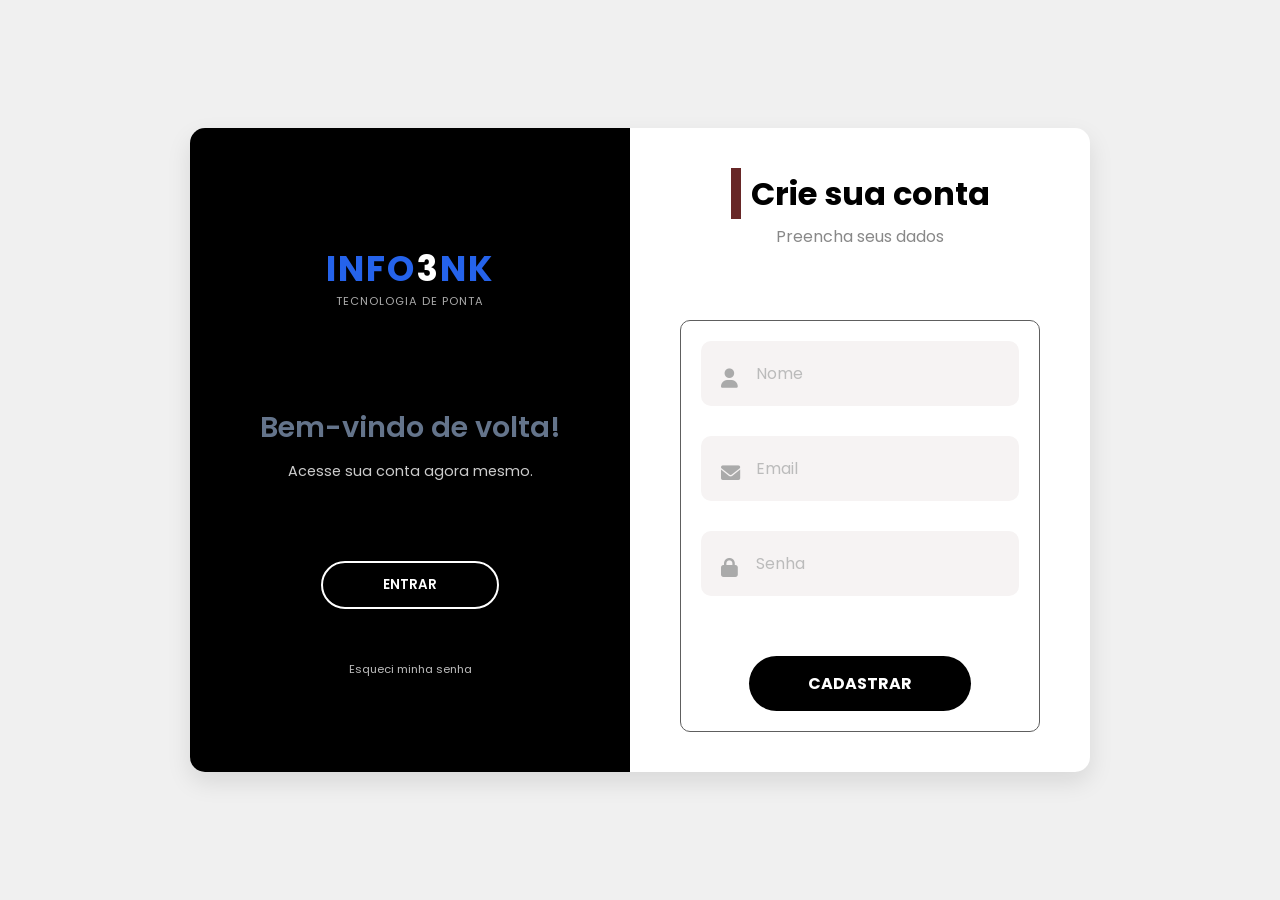
<file: login.html>
<!DOCTYPE html>
<html lang="pt-br">
<head>
    <meta charset="UTF-8">
    <meta name="viewport" content="width=device-width, initial-scale=1.0">
    <title>Tela de Cadastro Info3nk</title>
    <link rel="stylesheet" href="login.css">
    <!-- Link para a fonte Poppins (Google Fonts) -->
    <link href="https://fonts.googleapis.com/css2?family=Poppins:wght@300;400;600;700&display=swap" rel="stylesheet">
    
    <!-- Link para os ícones do Font Awesome -->
    <link rel="stylesheet" href="https://cdnjs.cloudflare.com/ajax/libs/font-awesome/6.0.0-beta3/css/all.min.css">
    
    <!-- Link para o seu arquivo CSS (que criaremos a seguir) -->
    <link rel="stylesheet" href="style.css">
</head>
<body>

    <div class="container-principal">
        
        <!-- COLUNA ESQUERDA (PRETA) -->
        <div class="coluna-esquerda">
            <div class="logo">
                <!-- Usando texto para simular o logo INFO3NK -->
                <h2 class="info3nk">INFO<span class="destaque-logo">3</span>NK</h2>
                <p class="sub-logo">TECNOLOGIA DE PONTA</p>
            </div>
            
            <div class="texto-boas-vinda">
                <h3>Bem-vindo de volta!</h3>
                <p>Acesse sua conta agora mesmo.</p>
            </div>
            
            <button class="botao-entrar">ENTRAR</button>
            
            <a href="#" class="esqueci-senha">Esqueci minha senha</a>
        </div>
        
        <!-- COLUNA DIREITA (BRANCA/CINZA CLARO) -->
        <div class="coluna-direita">
            
            <h1 class="titulo-form">Crie sua conta</h1>
            <p class="subtitulo-form">Preencha seus dados</p>
            
            <form>
                <!-- Campo NOME -->
                <div class="grupo-input">
                    <i class="fas fa-user"></i>
                    <input type="text" placeholder="Nome">
                </div>
                
                <!-- Campo EMAIL -->
                <div class="grupo-input">
                    <i class="fas fa-envelope"></i>
                    <input type="email" placeholder="Email">
                </div>
                
                <!-- Campo SENHA -->
                <div class="grupo-input">
                    <i class="fas fa-lock"></i>
                    <input type="password" placeholder="Senha">
                </div>
                
                <!-- Botão CADASTRAR -->
                <button type="submit" class="botao-cadastrar">CADASTRAR</button>
            </form>
            
        </div>
        
    </div>

</body>
</html>
</file>
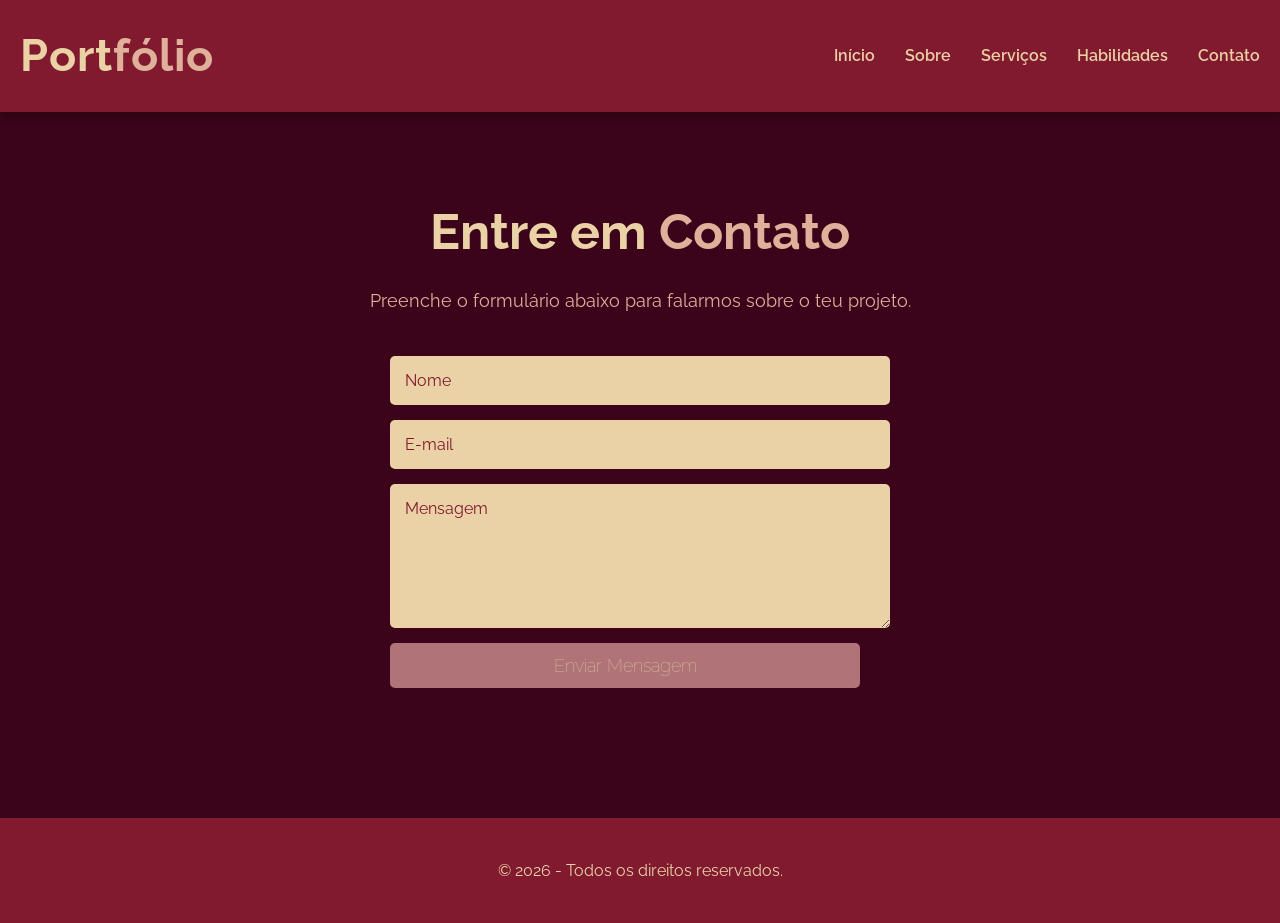
<file: Trabalho Portfólio/contato.html>
<!DOCTYPE html>
<html lang="pt-BR">
<head>
    <meta charset="UTF-8">
    <meta name="viewport" content="width=device-width, initial-scale=1.0">
    <title>Contato - Portfólio</title>
    <link rel="stylesheet" href="./CSS/eusoufulana.css">
    <link href="https://fonts.googleapis.com/css2?family=Raleway:wght@100..900&display=swap" rel="stylesheet">
</head>
<body>
    <header>
        <div class="logotipo">Port<span>fólio</span></div>
        <nav>
            <ul>
                <li><a href="index.html">Início</a></li>
                <li><a href="sobre.html">Sobre</a></li>
                <li><a href="servicos.html">Serviços</a></li>
                <li><a href="habilidades.html">Habilidades</a></li>
                <li><a href="contato.html">Contato</a></li>
            </ul>
        </nav>
    </header>

    <main class="secao-conteudo">
        <h1>Entre em <span>Contato</span></h1>
        <p>Preenche o formulário abaixo para falarmos sobre o teu projeto.</p>
        
        <form class="formulario">
            <input type="text" placeholder="Nome" required>
            <input type="email" placeholder="E-mail" required>
            <textarea rows="6" placeholder="Mensagem" required></textarea>
            <button type="submit" class="botao botao-contratar">Enviar Mensagem</button>
        </form>
    </main>

    <footer>
        <div class="conteudo-rodape">
            <p class="direitos-autorais">&copy; 2026 - Todos os direitos reservados.</p>
        </div>
    </footer>
</body>
</html>
</file>
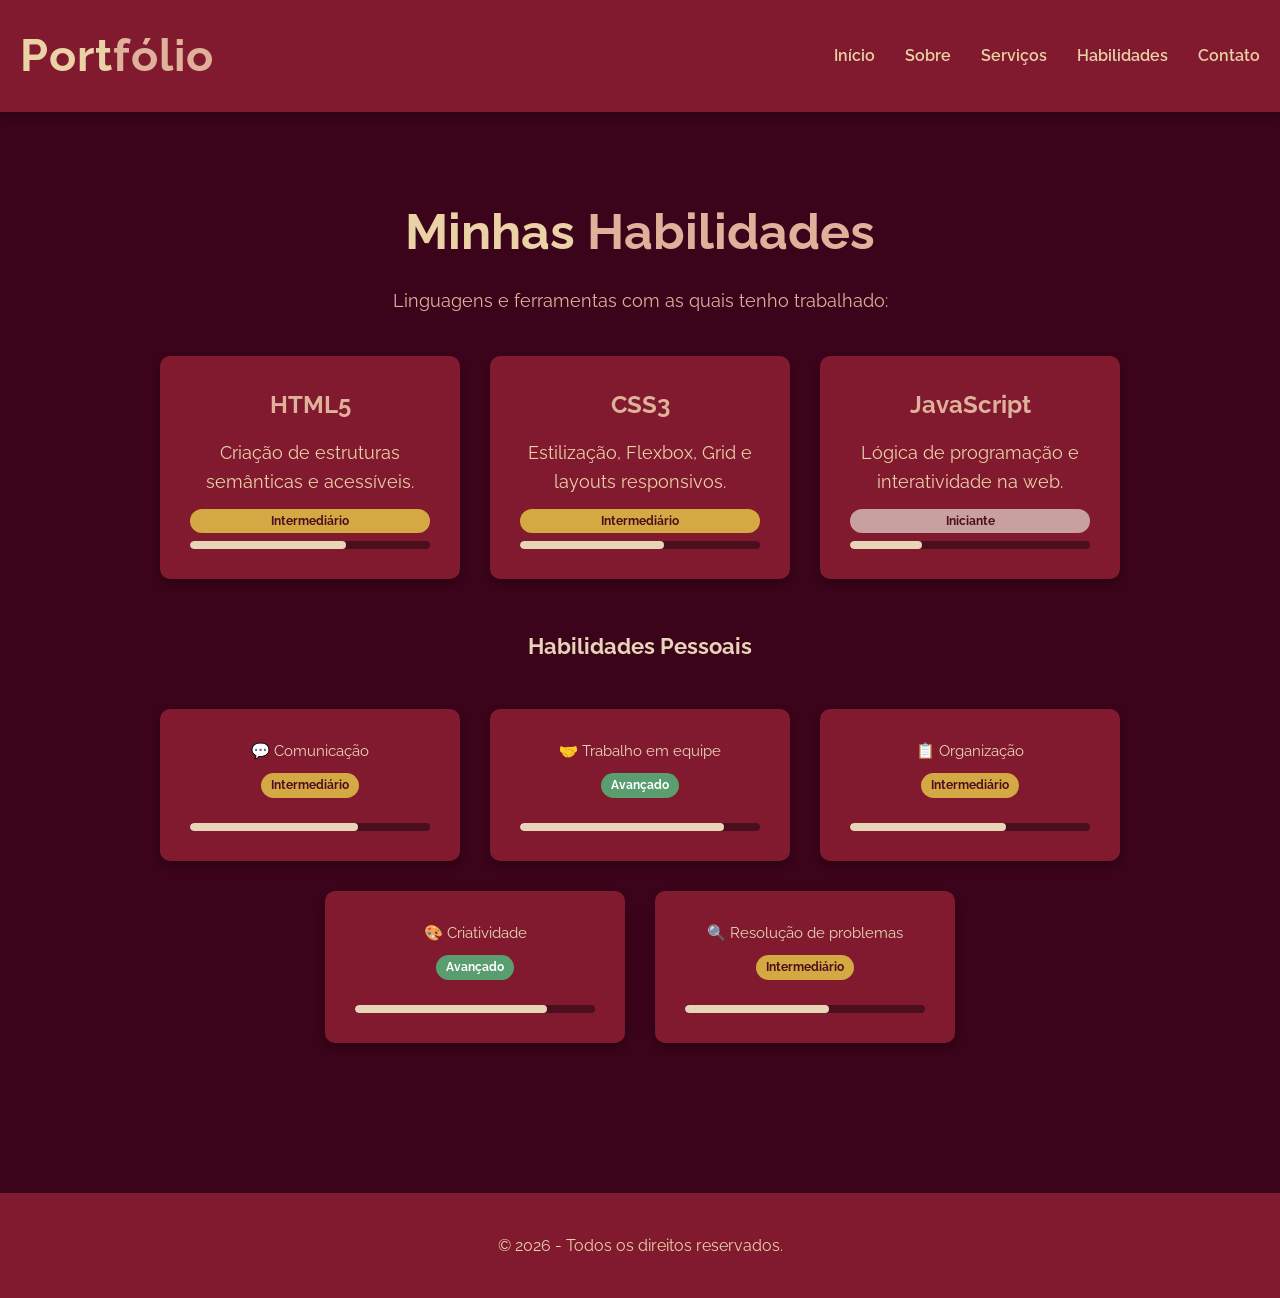
<file: Trabalho Portfólio/habilidades.html>
<!DOCTYPE html>
<html lang="pt-BR">
<head>
    <meta charset="UTF-8">
    <meta name="viewport" content="width=device-width, initial-scale=1.0">
    <title>Habilidades - Portfólio</title>
    <link rel="stylesheet" href="./CSS/eusoufulana.css">
    <link href="https://fonts.googleapis.com/css2?family=Raleway:wght@100..900&display=swap" rel="stylesheet">
</head>
<body>
    <header>
        <div class="logotipo">Port<span>fólio</span></div>
        <nav>
            <ul>
                <li><a href="index.html">Início</a></li>
                <li><a href="sobre.html">Sobre</a></li>
                <li><a href="servicos.html">Serviços</a></li>
                <li><a href="habilidades.html">Habilidades</a></li>
                <li><a href="contato.html">Contato</a></li>
            </ul>
        </nav>
    </header>

    <main class="secao-conteudo">
        <h1>Minhas <span>Habilidades</span></h1>
        <p>Linguagens e ferramentas com as quais tenho trabalhado:</p>
        
        <div class="grid-cards">
  <div class="card">
    <h3>HTML5</h3>
    <p>Criação de estruturas semânticas e acessíveis.</p>
    <span class="nivel intermediario">Intermediário</span>
    <div class="barra-container"><div class="barra" style="width: 65%"></div></div>
  </div>
  <div class="card">
    <h3>CSS3</h3>
    <p>Estilização, Flexbox, Grid e layouts responsivos.</p>
    <span class="nivel intermediario">Intermediário</span>
    <div class="barra-container"><div class="barra" style="width: 60%"></div></div>
  </div>
  <div class="card">
    <h3>JavaScript</h3>
    <p>Lógica de programação e interatividade na web.</p>
    <span class="nivel iniciante">Iniciante</span>
    <div class="barra-container"><div class="barra" style="width: 30%"></div></div>
  </div>
</div>
         <h3 class="titulo-pessoais">Habilidades Pessoais</h3>

<div class="pessoais-lista">
  <div class="item-pessoal">
    <div class="pessoal-header">
      <span>💬 Comunicação</span>
      <span class="nivel intermediario">Intermediário</span>
    </div>
    <div class="barra-container"><div class="barra" style="width: 70%"></div></div>
  </div>
  
  <div class="item-pessoal">
    <div class="pessoal-header">
      <span>🤝 Trabalho em equipe</span>
      <span class="nivel avancado">Avançado</span>
    </div>
    <div class="barra-container"><div class="barra" style="width: 85%"></div></div>
  </div>
  
  <div class="item-pessoal">
    <div class="pessoal-header">
      <span>📋 Organização</span>
      <span class="nivel intermediario">Intermediário</span>
    </div>
    <div class="barra-container"><div class="barra" style="width: 65%"></div></div>
  </div>
  
  <div class="item-pessoal">
    <div class="pessoal-header">
      <span>🎨 Criatividade</span>
      <span class="nivel avancado">Avançado</span>
    </div>
    <div class="barra-container"><div class="barra" style="width: 80%"></div></div>
  </div>
  
  <div class="item-pessoal">
    <div class="pessoal-header">
      <span>🔍 Resolução de problemas</span>
      <span class="nivel intermediario">Intermediário</span>
    </div>
    <div class="barra-container"><div class="barra" style="width: 60%"></div></div>
  </div>
</div>

</main>
    </main>

    <footer>
        <div class="conteudo-rodape">
            <p class="direitos-autorais">&copy; 2026 - Todos os direitos reservados.</p>
        </div>
    </footer>
</body>
</html>
</file>
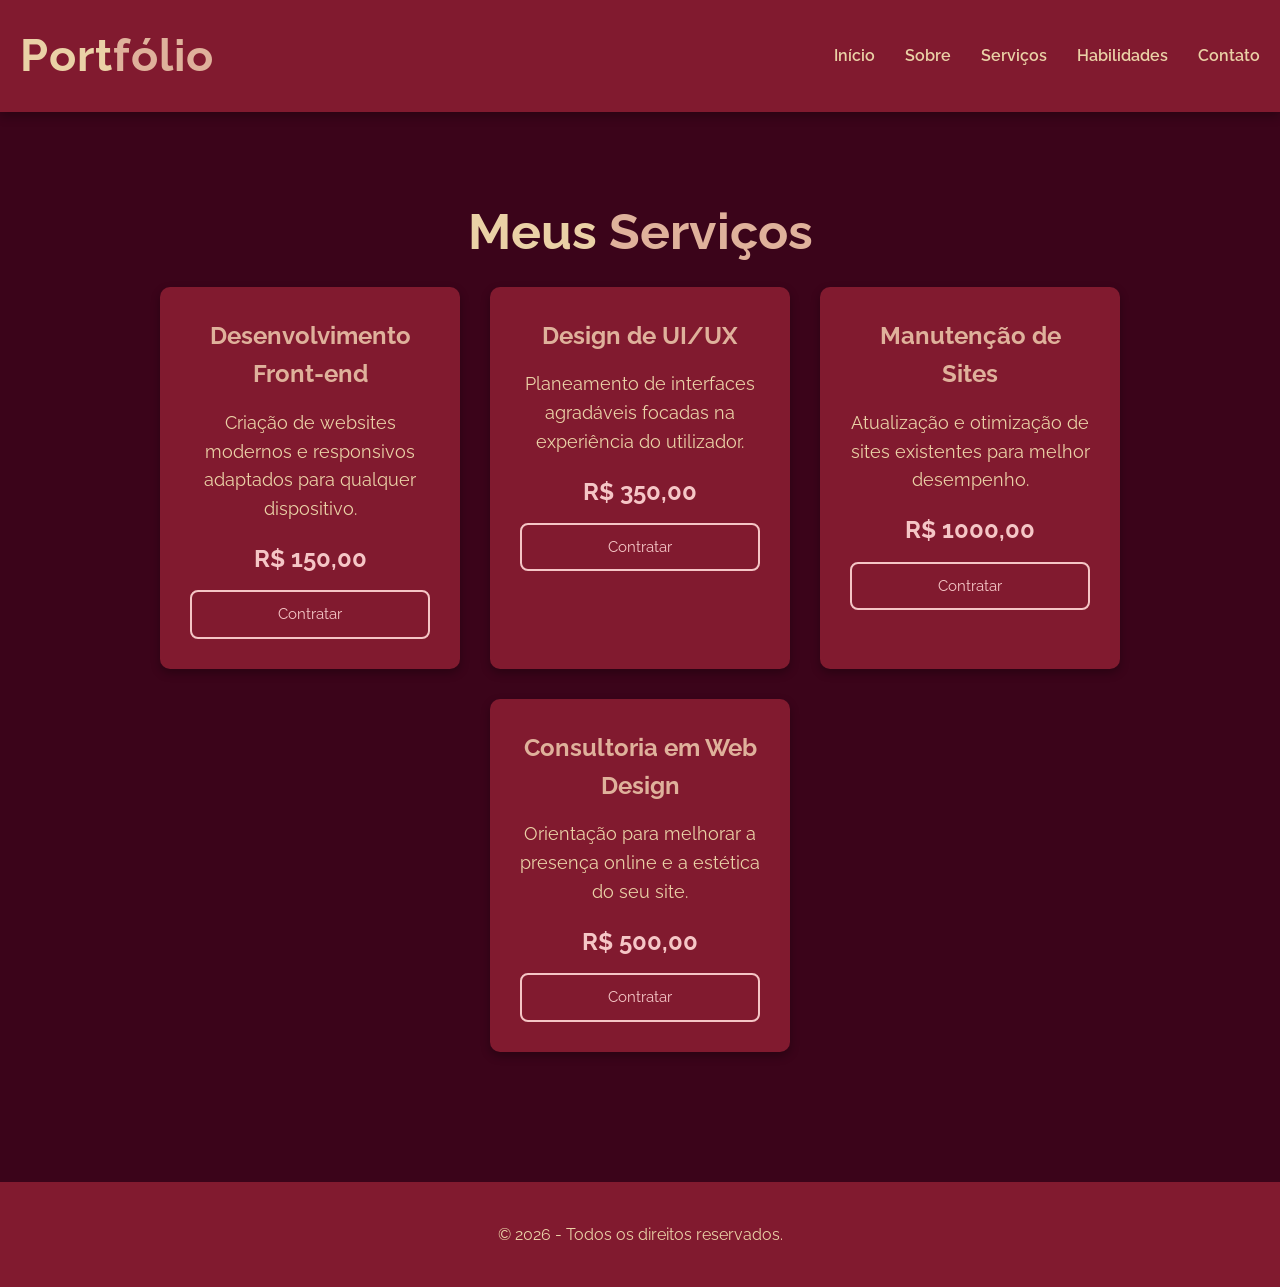
<file: Trabalho Portfólio/servicos.html>
<!DOCTYPE html>
<html lang="pt-BR">
<head>
    <meta charset="UTF-8">
    <meta name="viewport" content="width=device-width, initial-scale=1.0">
    <title>Serviços - Portfólio</title>
    <link rel="stylesheet" href="./CSS/eusoufulana.css">
    <link href="https://fonts.googleapis.com/css2?family=Raleway:wght@100..900&display=swap" rel="stylesheet">
</head>
<body>
    <header>
        <div class="logotipo">Port<span>fólio</span></div>
        <nav>
            <ul>
                <li><a href="index.html">Início</a></li>
                <li><a href="sobre.html">Sobre</a></li>
                <li><a href="servicos.html">Serviços</a></li>
                <li><a href="habilidades.html">Habilidades</a></li>
                <li><a href="contato.html">Contato</a></li>
            </ul>
        </nav>
    </header>

    <main class="secao-conteudo">
        <h1>Meus <span>Serviços</span></h1>
        
        <div class="grid-cards">
            <div class="card">
                <h3>Desenvolvimento Front-end</h3>
                <p>Criação de websites modernos e responsivos adaptados para qualquer dispositivo.</p>
                <span class="preco">R$ 150,00</span>
  
  <a href="#contato" class="btn-contratar">Contratar</a>
            </div>
            <div class="card">
                <h3>Design de UI/UX</h3>
                <p>Planeamento de interfaces agradáveis focadas na experiência do utilizador.</p>
                <span class="preco">R$ 350,00</span>
  
  <a href="#contato" class="btn-contratar">Contratar</a>
            </div>
            <div class="card">
                <h3>Manutenção de Sites</h3>
                <p>Atualização e otimização de sites existentes para melhor desempenho.</p>
                <span class="preco">R$ 1000,00</span>
  
  <a href="#contato" class="btn-contratar">Contratar</a>
            </div>
            <div class="card">
                <h3>Consultoria em Web Design</h3>
                <p>Orientação para melhorar a presença online e a estética do seu site.</p>
                <span class="preco">R$ 500,00</span>
  <a href="#contato" class="btn-contratar">Contratar</a>
        </div>
    </main>

    <footer>
        <div class="conteudo-rodape">
            <p class="direitos-autorais">&copy; 2026 - Todos os direitos reservados.</p>
        </div>
    </footer>
</body>
</html>
</file>
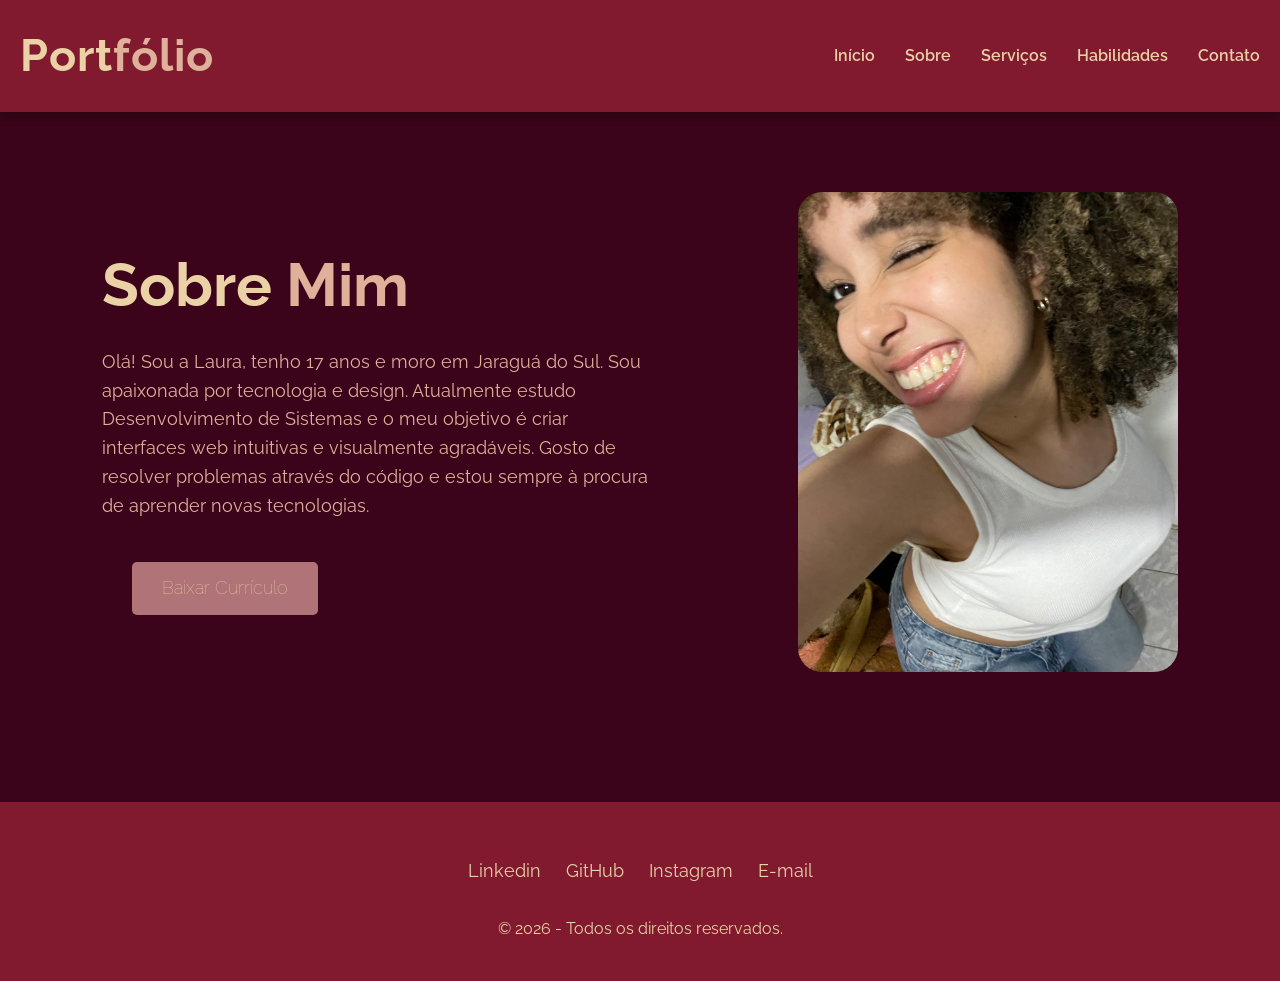
<file: Trabalho Portfólio/sobre.html>
<!DOCTYPE html>
<html lang="pt-BR">
<head>
    <meta charset="UTF-8">
    <meta name="viewport" content="width=device-width, initial-scale=1.0">
    <title>Sobre Mim - Portfólio</title>
    <link rel="stylesheet" href="./CSS/eusoufulana.css">
    <link href="https://fonts.googleapis.com/css2?family=Raleway:wght@100..900&display=swap" rel="stylesheet">
</head>
<body>
    <header>
        <div class="logotipo">Port<span>fólio</span></div>
        <nav>
            <ul>
                <li><a href="index.html">Início</a></li>
                <li><a href="sobre.html">Sobre</a></li>
                <li><a href="servicos.html">Serviços</a></li>
                <li><a href="habilidades.html">Habilidades</a></li>
                <li><a href="contato.html">Contato</a></li>
            </ul>
        </nav>
    </header>

    <main class="secao-principal">
        <div class="texto-apresentacao">
            <h1>Sobre <span>Mim</span></h1>
            <p>Olá! Sou a Laura, tenho 17 anos e moro em Jaraguá do Sul. Sou apaixonada por tecnologia e design. Atualmente estudo Desenvolvimento de Sistemas e o meu objetivo é criar interfaces web intuitivas e visualmente agradáveis. Gosto de resolver problemas através do código e estou sempre à procura de aprender novas tecnologias.</p>
            <div class="grupo-botoes">
                <a href="./Imagens/IMG_3082.JPG" download class="botao botao-trabalhos">Baixar Currículo</a>
            </div>
        </div>
        <div class="foto2-container">
  <img src="./Imagens/IMG_3082.JPG" alt="Foto de Laura" class="foto2" />
</div>
    </main>

    <footer>
        <div class="conteudo-rodape">
            <div class="navegacao-rodape">
                <a href="#">Linkedin</a>
                <a href="#">GitHub</a>
                <a href="#">Instagram</a>
                <a href="#">E-mail</a>
            </div>
            <p class="direitos-autorais">&copy; 2026 - Todos os direitos reservados.</p>
        </div>
    </footer>
</body>
</html>
</file>
<file: Trabalho Portfólio/CSS/eusoufulana.css>
* {
    font-family: "Raleway", sans-serif;
    margin: 0;
    padding: 0;
    box-sizing: border-box;
}

body {
    /* Cor 5 (Fundo escuro) */
    background-color: #3b041a;
    /* Cor 1 (Textos claros) */
    color: #ead1a6;
    line-height: 1.6;
}

header {
    display: flex;
    justify-content: space-between;
    align-items: center;
    padding: 20px;
    /* Cor 4 (Bordô para o cabeçalho) */
    background-color: #811a2f;
    box-shadow: 0 4px 10px rgba(0, 0, 0, 0.3);
    position: sticky;
    top: 0;
    z-index: 1000;
}

.logotipo {
    font-size: 45px;
    font-weight: 700;
    color: #ead1a6;
    letter-spacing: 1px;
    text-decoration: none;
}

.logotipo span {
    /* Cor 2 (Destaque no logo) */
    color: #dfb19b;
}

nav ul {
    list-style: none;
    display: flex;
}

nav ul li {
    margin-left: 30px;
}

nav ul li a {
    color: #ead1a6;
    text-decoration: none;
    font-size: 600; /* Nota: font-weight seria o ideal aqui, não font-size */
    font-weight: 600; 
    transition: color 0.3s ease;
}

nav ul li a:hover {
    /* Cor 2 para o hover dos links */
    color: #dfb19b;
}

.secao-principal {
    display: flex;
    align-items: center;
    justify-content: space-between;
    padding: 80px 8%;
}

.texto-apresentacao {
    max-width: 550px;
}

.texto-apresentacao .saudacao {
    font-size: 30px;
    /* Cor 2 */
    color: #dfb19b;
    margin-bottom: 10px;
}

.texto-apresentacao h1 {
    font-size: 60px;
    margin-bottom: 15px;
}

.texto-apresentacao h1 span {
    /* Cor 2 */
    color: #dfb19b;
}

.texto-apresentacao p {
    font-size: 18px;
    /* Cor 2 para não ofuscar os títulos */
    color: #dfb19b;
    margin-bottom: 30px;
}

.grupo-botoes {
    display: inline-block;
    padding: 12px 30px;
    margin-right: 0px;
    /* Cor 3 para botões */
    
    color: #ead1a6;
    text-decoration: none;
    font-size: 18px;
    border-radius: 5px;
    transition: background-color 0.3s ease;
}

.botao {
    display: inline-block;
    font-weight: 100;
    padding: 12px 30px;
    margin-right: 30px;
    background-color: #811a2f;
    color: #ead1a6;
    transition: background-color 0.3s ease, color 0.3s ease;
    text-decoration: none;
}

.botao-contratar {
    background-color: #b07478;
    color: #ead1a6;
    border-radius: 5px;
}

.botao-contratar:hover {
    /* Cor 4 no hover para dar feedback */
    background-color: #811a2f;
    color: #ead1a6;
}

.botao-trabalhos {
    background-color: #b07478;
    color: #ead1a6;
    border-radius: 5px; 
}

.botao-trabalhos:hover {
    background-color: #811a2f;
    color: #ead1a6;
}

.foto-container {
  width: 380px;
  height: 480px;
  border-radius: 24px;
  overflow: hidden; /* faz os cantos arredondados cortarem a imagem */
}

.foto-container img {
  width: 100%;
  height: 100%;
  object-fit: cover;
  object-position: center top;
  display: block;
}

/*Rodapé*/
footer {
    /* Cor 4 (Bordô para o rodapé) */
    background-color: #811a2f;
    padding: 40px;
    text-align: center;
    margin-top: 50px;
   
}

.conteudo-rodape {
    display: flex;
    flex-direction: column;
    align-items: center;
    gap: 15px;
}

.navegacao {
    margin: 15px 0;
}

.navegacao a {
    color: #ead1a6;
    text-decoration: none;
    margin: 0 15px;
}

.navegacao a:hover {
    /* Cor 2 no hover */
    color: #dfb19b;
}
/* --- Correção da Navegação do Rodapé --- */

.navegacao-rodape {
    display: flex;
    justify-content: center;
    gap: 25px; /* Define o espaçamento entre os links */
    margin: 15px 0;
}

.navegacao-rodape a {
    color: #ead1a6; /* Define a cor clara da sua paleta */
    text-decoration: none; /* Remove o sublinhado */
    font-size: 18px; /* Ajusta o tamanho da fonte (opcional) */
    transition: color 0.3s ease; /* Deixa a mudança de cor suave */
}

.navegacao-rodape a:hover {
    color: #dfb19b; /* Muda para a cor de destaque ao passar o rato */
}

.secao-conteudo {
    display: flex;
    flex-direction: column;
    align-items: center;
    text-align: center;
    padding: 80px 8%;
}

.secao-conteudo h1 {
    font-size: 50px;
    margin-bottom: 15px;
}

.secao-conteudo h1 span {
    color: #dfb19b;
}

.secao-conteudo p {
    font-size: 18px;
    color: #dfb19b;
    margin-bottom: 40px;
    max-width: 600px;
}

/* Grid para cartões de serviços e habilidades */
.grid-cards {
    display: flex;
    gap: 30px;
    justify-content: center;
    flex-wrap: wrap;
    width: 100%;
}

.card {
    background-color: #811a2f;
    padding: 30px;
    border-radius: 10px;
    width: 300px;
    box-shadow: 0 4px 10px rgba(0, 0, 0, 0.3);
    transition: transform 0.3s ease;
}

.card:hover {
    transform: translateY(-10px);
}

.card h3 {
    color: #dfb19b;
    margin-bottom: 15px;
    font-size: 24px;
}

.card p {
    color: #ead1a6;
    margin-bottom: 0;
}

/* Estilos para o formulário de contacto */
.formulario {
    display: flex;
    flex-direction: column;
    gap: 15px;
    width: 100%;
    max-width: 500px;
}

.formulario input, 
.formulario textarea {
    padding: 15px;
    border-radius: 5px;
    border: none;
    background-color: #ead1a6;
    color: #3b041a;
    font-family: "Raleway", sans-serif;
    font-size: 16px;
    outline: none;
}

.formulario input::placeholder, 
.formulario textarea::placeholder {
    color: #811a2f;
}

.formulario button {
    cursor: pointer;
    border: none;
    font-size: 18px;
    font-family: "Raleway", sans-serif;
}
.foto2-container {
  width: 380px;
  height: 480px;
  border-radius: 24px;
  overflow: hidden; /* faz os cantos arredondados cortarem a imagem */
}

.foto2-container img {
  width: 100%;
  height: 100%;
  object-fit: cover;
  object-position: center top;
  display: block;
  display: flex;
  align-items: center; /* centraliza verticalmente */
  justify-content: space-between;
  object-fit: cover;
  object-position: 20% 20%; /* mexe horizontal e vertical */
}
.preco {
  display: block;
  font-size: 1.5rem;
  font-weight: bold;
  color: #f5c6c6; /* cor clara para destacar no fundo bordô */
  margin: 16px 0 12px;
}

.btn-contratar {
  display: block;
  width: 100%;
  padding: 10px 0;
  background-color: transparent;
  border: 2px solid #f5c6c6;
  color: #f5c6c6;
  border-radius: 8px;
  text-align: center;
  text-decoration: none;
  font-size: 0.95rem;
  cursor: pointer;
  transition: background-color 0.3s, color 0.3s;
}

.btn-contratar:hover {
  background-color: #f5c6c6;
  color: #6b0f2b; /* bordô escuro */
}
.titulo-pessoais {
  color: #e8d5b7;
  font-size: 1.4rem;
  margin: 50px 0 24px;
  text-align: center;
}

.pessoais-lista {
  max-width: 600px;
  margin: 0 auto;
  display: flex;
  flex-direction: column;
  gap: 16px;
}

.item-pessoal {
  background-color: #8b1a3a;
  border-radius: 12px;
  padding: 16px 20px;
  color: #e8d5b7;
}

.pessoal-header {
  display: flex;
  justify-content: space-between;
  align-items: center;
  margin-bottom: 10px;
  font-size: 0.95rem;
}

.nivel {
  display: inline-block;
  font-size: 0.72rem;
  padding: 3px 10px;
  border-radius: 20px;
  font-weight: bold;
}

.iniciante     { background-color: #c9a0a0; color: #4a0e1e; }
.intermediario { background-color: #d4a843; color: #4a0e1e; }
.avancado      { background-color: #5a9e6f; color: #fff; }

.barra-container {
  background-color: #4a0e1e;
  border-radius: 20px;
  height: 8px;
  width: 100%;
  overflow: hidden;
}

.barra {
  height: 100%;
  background-color: #e8d5b7;
  border-radius: 20px;
}
.card .nivel {
  display: block;
  margin: 12px 0 8px;
  text-align: center;
}
/* Container que segura todos os cards de habilidades pessoais */
.pessoais-lista {
    display: flex;
    flex-direction: row; /* Garante que fiquem lado a lado */
    flex-wrap: wrap; /* Pula para a linha de baixo se faltar espaço */
    justify-content: center;
    gap: 30px; /* Mesmo espaçamento do grid de cima */
    width: 100%;
    max-width: 1000px;
    margin: 0 auto;
    padding: 20px 0;
}

/* O estilo individual de cada card pessoal */
.item-pessoal {
    background-color: #811a2f; /* Mesma cor dos cards de cima */
    width: 300px; /* Mesma largura dos cards de cima */
    padding: 30px; /* Mesmo preenchimento dos cards de cima */
    border-radius: 10px;
    display: flex;
    flex-direction: column;
    justify-content: center;
    gap: 15px;
    box-shadow: 0 4px 10px rgba(0, 0, 0, 0.3); /* Mesma sombra dos cards de cima */
    transition: transform 0.3s ease, box-shadow 0.3s ease;
}

/* Ajuste interno para o texto e a tag (Ex: "Comunicação" e "Intermediário") */
.pessoal-header {
    display: flex;
    flex-direction: column; 
    align-items: center;
    gap: 10px;
    text-align: center;
}

/* Efeito ao passar o mouse igual ao de cima */
.item-pessoal:hover {
    transform: translateY(-10px);
}
</file>
<file: login.css>
/* --- RESET E ESTILOS GERAIS --- */
* {
    margin: 0;
    padding: 0;
    box-sizing: border-box;
    font-family: 'Poppins', sans-serif; /* Usando a fonte Poppins */
}

body {
    display: flex;
    justify-content: center;
    align-items: center;
    min-height: 100vh;
    background-color: #efefef;
    overflow-y: auto; /* Permite rolar a página inteira se necessário */
    padding: 20px 0;
}

/* --- CONTÊINER PRINCIPAL (O Cartão) --- */
.container-principal {
    display: flex;
    width: 900px;
    /* Mudança importante: de height fixo para min-height */
    min-height: 550px; 
    height: auto; /* Deixa o container crescer se o formulário for grande */
    background-color: white;
    border-radius: 15px;
    box-shadow: 0 10px 25px rgba(0,0,0,0.1);
    overflow: hidden;
    margin: 20px; /* Adiciona uma margem para não encostar no topo/fundo da tela */
}

/* --- COLUNA ESQUERDA (PRETA) --- */
.coluna-esquerda {
    flex: 1; /* Ocupa metade do espaço */
    background-color: #000; /* Fundo preto */
    color: white;
    padding: 60px 40px;
    display: flex;
    flex-direction: column;
    justify-content: space-around; /* Distribui o conteúdo verticalmente */
    align-items: center; /* Centraliza horizontalmente */
    text-align: center;
}

/* Estilos do "Logo" simulado */
.info3nk {
    font-size: 2.2rem;
    font-weight: 700;
    letter-spacing: 2px;
}
.destaque-logo {
    color: #fff; /* O '3' continua branco, mas se fosse uma imagem, seria diferente */
}
.sub-logo {
    font-size: 0.7rem;
    color: #aaa; /* Cinza médio */
    text-transform: uppercase;
    letter-spacing: 1px;
    margin-top: -5px;
}

/* Texto de Boas-vindas */
.texto-boas-vinda h3 {
    font-size: 1.8rem;
    font-weight: 600;
    margin-bottom: 10px;
}
.texto-boas-vinda p {
    font-size: 0.9rem;
    color: #ccc; /* Cinza claro */
}

/* Botão ENTRAR (Contorno Branco) */
.botao-entrar {
    background: transparent;
    border: 2px solid white;
    color: white;
    padding: 12px 60px;
    border-radius: 25px; /* Cantos muito arredondados */
    font-weight: 600;
    cursor: pointer;
    transition: background 0.3s ease;
}
.botao-entrar:hover {
    background: white;
    color: black;
}

/* Link Esqueci minha senha */
.esqueci-senha {
    color: #bbb;
    text-decoration: none;
    font-size: 0.7rem;
    margin-top: -15px;
}
.esqueci-senha:hover {
    color: white;
}

/* --- COLUNA DIREITA (BRANCA) --- */
.coluna-direita {
    flex: 1;
    padding: 40px 50px; /* Diminuí um pouco o padding para ganhar espaço */
    display: flex;
    flex-direction: column;
    align-items: center;
    justify-content: center; /* Centraliza o conteúdo verticalmente */
}

/* Títulos do Formulário */
.titulo-form {
    font-size: 2rem;
    font-weight: 700;
    color: #000;
    margin-bottom: 5px;
}
.subtitulo-form {
    font-size: 1rem;
    color: #888; /* Cinza para o subtítulo */
    margin-bottom: 50px;
}

/* Estilização dos Campos de Entrada */
.grupo-input {
    width: 100%;
    margin-bottom: 20px;
    position: relative; /* Para posicionar o ícone */
}

.grupo-input i {
    position: absolute;
    left: 20px;
    top: 50%;
    transform: translateY(-50%); /* Centraliza o ícone verticalmente */
    color: #aaa; /* Cor do ícone */
    font-size: 1.2rem;
}

.grupo-input input {
    width: 100%;
    padding: 20px 20px 20px 55px; /* Espaço maior à esquerda para o ícone */
    border: none; /* Remove todas as bordas antigas */
    background-color: #f6f3f3; /* Fundo cinza bem clarinho */
    font-size: 1rem;
    color: #333;
    outline: none; /* Remove o contorno ao clicar */
    /* border-radius: 5px; Opcional, para uma leve curvatura no input */
}

/* Estilo do Placeholder (o texto cinza de dentro) */
.grupo-input input::placeholder {
    color: #bbb;
}

/* Botão CADASTRAR (Preto) */
.botao-cadastrar {
    background-color: #000;
    color: white;
    border: none;
    padding: 15px;
    width: 70%; /* Não ocupa toda a largura */
    margin: 50px auto 0 auto; /* Centraliza e afasta dos inputs */
    display: block;
    border-radius: 30px; /* Bem arredondado */
    font-weight: 700;
    font-size: 1rem;
    cursor: pointer;
    transition: background 0.3s ease;
}
.botao-cadastrar:hover {
    background-color: #333; /* Cinza escuro no hover */
}
</file>
<file: style.css>
*{
    margin: 0;/*remove margens padrão*/
    padding: 0;/*remove espaçamento padrão*/
}
/*CORPO DA PÁGINA*/
body{
    background-color: #f0f0f0;/*cor de fundo clara para melhor leitura*/
    font-family:  "Raleway", sans-serif;/*fonte legível e moderna*/
    color: #672727;/*cor do texto escura para contraste*/
    line-height: 1.6;/*espaçamento entre linhas para melhor leitura*/
    padding: 20px;/*espaçamento interno para evitar que o conteúdo fique colado nas bordas*/
}
/*CONTAINER PRINCIPAL*/
.container{
    max-width: 1200px;/*limita a largura máxima para melhor leitura em telas grandes*/
    margin: 0 auto;/*centraliza o container horizontalmente*/
    background-color: #fff;/*cor de fundo branca para destacar o conteúdo*/
    padding: 20px;/*espaçamento interno para melhor organização do conteúdo*/
    box-shadow: 0 0 10px rgba(0, 0, 0, 0.1);/*sombra suave para dar profundidade*/
}

/*MENU DE NAVEGAÇÃO*/
nav{    
    background-color: #672727;/*cor de fundo do menu para destaque*/
    padding: 10px;/*espaçamento interno para melhor organização dos links*/
    display: flex;/*usa flexbox para organizar os links horizontalmente*/
    justify-content: center;/*centraliza os links no menu*/
}
/*TÍTULO PRINCIPAL*/
h1{
    font-size: 40px;/*tamanho grande para destaque do título*/
    border-left: 10px solid #672727;/*borda à esquerda para destacar o título*/
    padding-left: 10px;
    color: #672727;/*cor do título para destaque*/
    text-align: center;/*centraliza o título*/
    margin-bottom: 20px;/*espaçamento abaixo do título*/
}
/*SUBTÍTULO*/
h2{
    color: #2563eb;/*Azul*/
    margin-top: 20px;
}

/*SUBTÍTULO MENOR*/
h3{
 color: #64748b;/*Azul*/
    margin-top: 15px;

}

/*PARÁGRAFOS*/
p{
    margin-bottom: 12px;
}

/*TEXTO EM NEGRITO*/
strong{
    color: #b3d3ff;/*roxo*/

}

/*TEXTO EM ÊNFASE (itálico)*/
em{
    color:#7c3aed;/*roxo*/
}

/*LINHA HORIZONTAL*/
hr{
    margin: 20px 0;
}

/*LINKS GERAIS*/ 
a{
        color: #2563eb;/*Azul*/

}

/*LINK AO PASSAR O MOUSE*/
a:hover{
    color:#f59e0b;
}

/*IMAGEM*/
img{
    max-width: 120px;/*Limita o tamanho*/
    border-radius:50%;/*Deixa a imagem redonda*/
    border:3px solid #2563eb;/*Borda azul*/
    margin:15px 0;/*Espaço acima e abaixo*/
}

/*LISTAS*/
ul,ol{
    margin-left: 20px;/*Recuo da lista*/
}

/*FORMULÁRIO*/
form{
    background: color #d4d4d4;
    border: 1px solid rgb(94, 94, 94);
    border-radius: 10px;
    padding: 20px;
    margin-top: 20px;
}

label{
    font-weight: bold;/*Texto em negrito*/
}

input, textarea,select{
    width: 100%;
    padding: 8px;
    margin-bottom: 10px;
    border: 1px solid rgb(103, 103, 103);
    border-radius: 10px;
}

button{
    background-color:#1e40af;
    color: white;
    padding: 10px 20px;
    border: none;
    border-radius: 5px;
}

button:hover{
    background-color: #64748b;
}

table{
    width:100%;
    border-collapse: collapse;/*Junta as bordas*/
    margin-top: 20px;
}

th{
    background-color: #1e293b;
    color: #d4d4d4;
    padding: 10 px;
}

td{
    padding: 10px;
    border: 1px solid #1e293b;
}

video, audio, iframe{
    margin: 15px 0;
}

pre{
    background-color: #1e293b;
    padding: 15px;
    border-radius: 5px;
}

code{
    color:#d4d4d4;
}

footer{
    margin-top: 30px;
    text-align: center;
    font-size: 14px;
}
</file>
